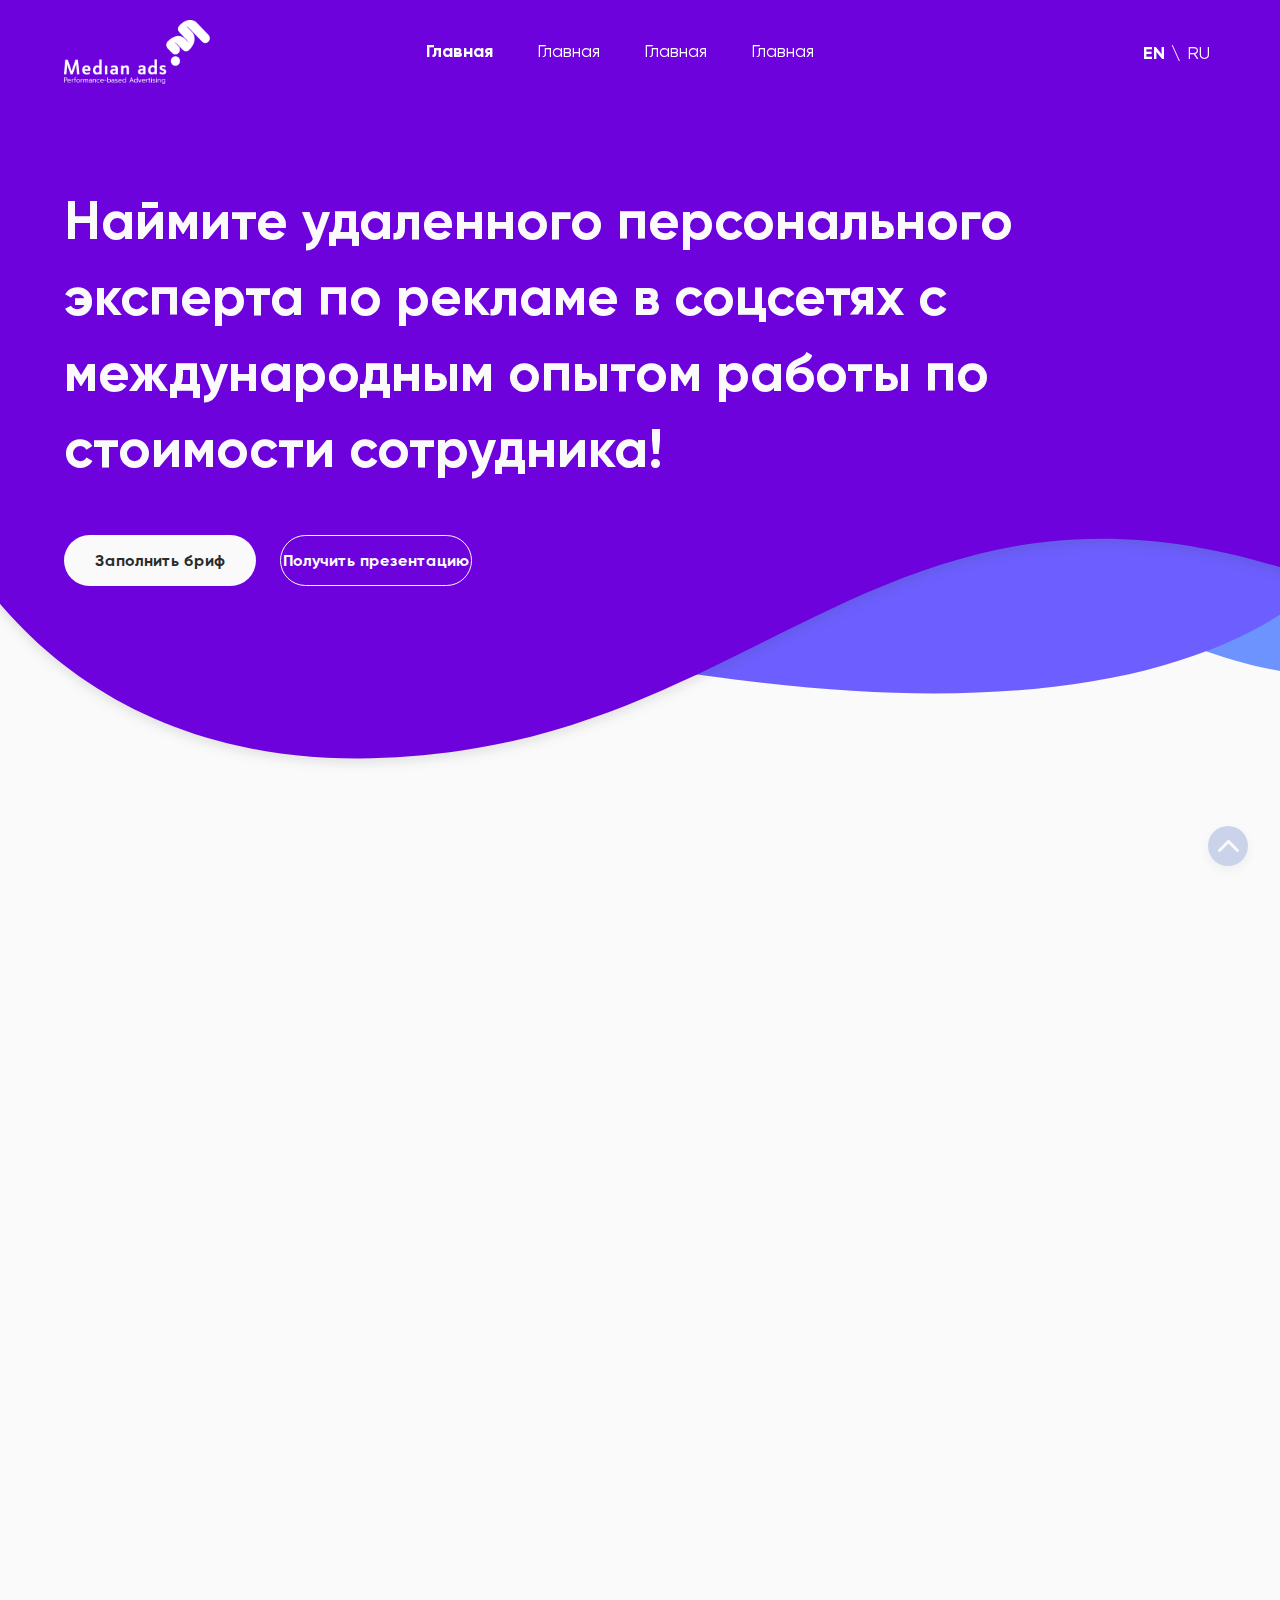
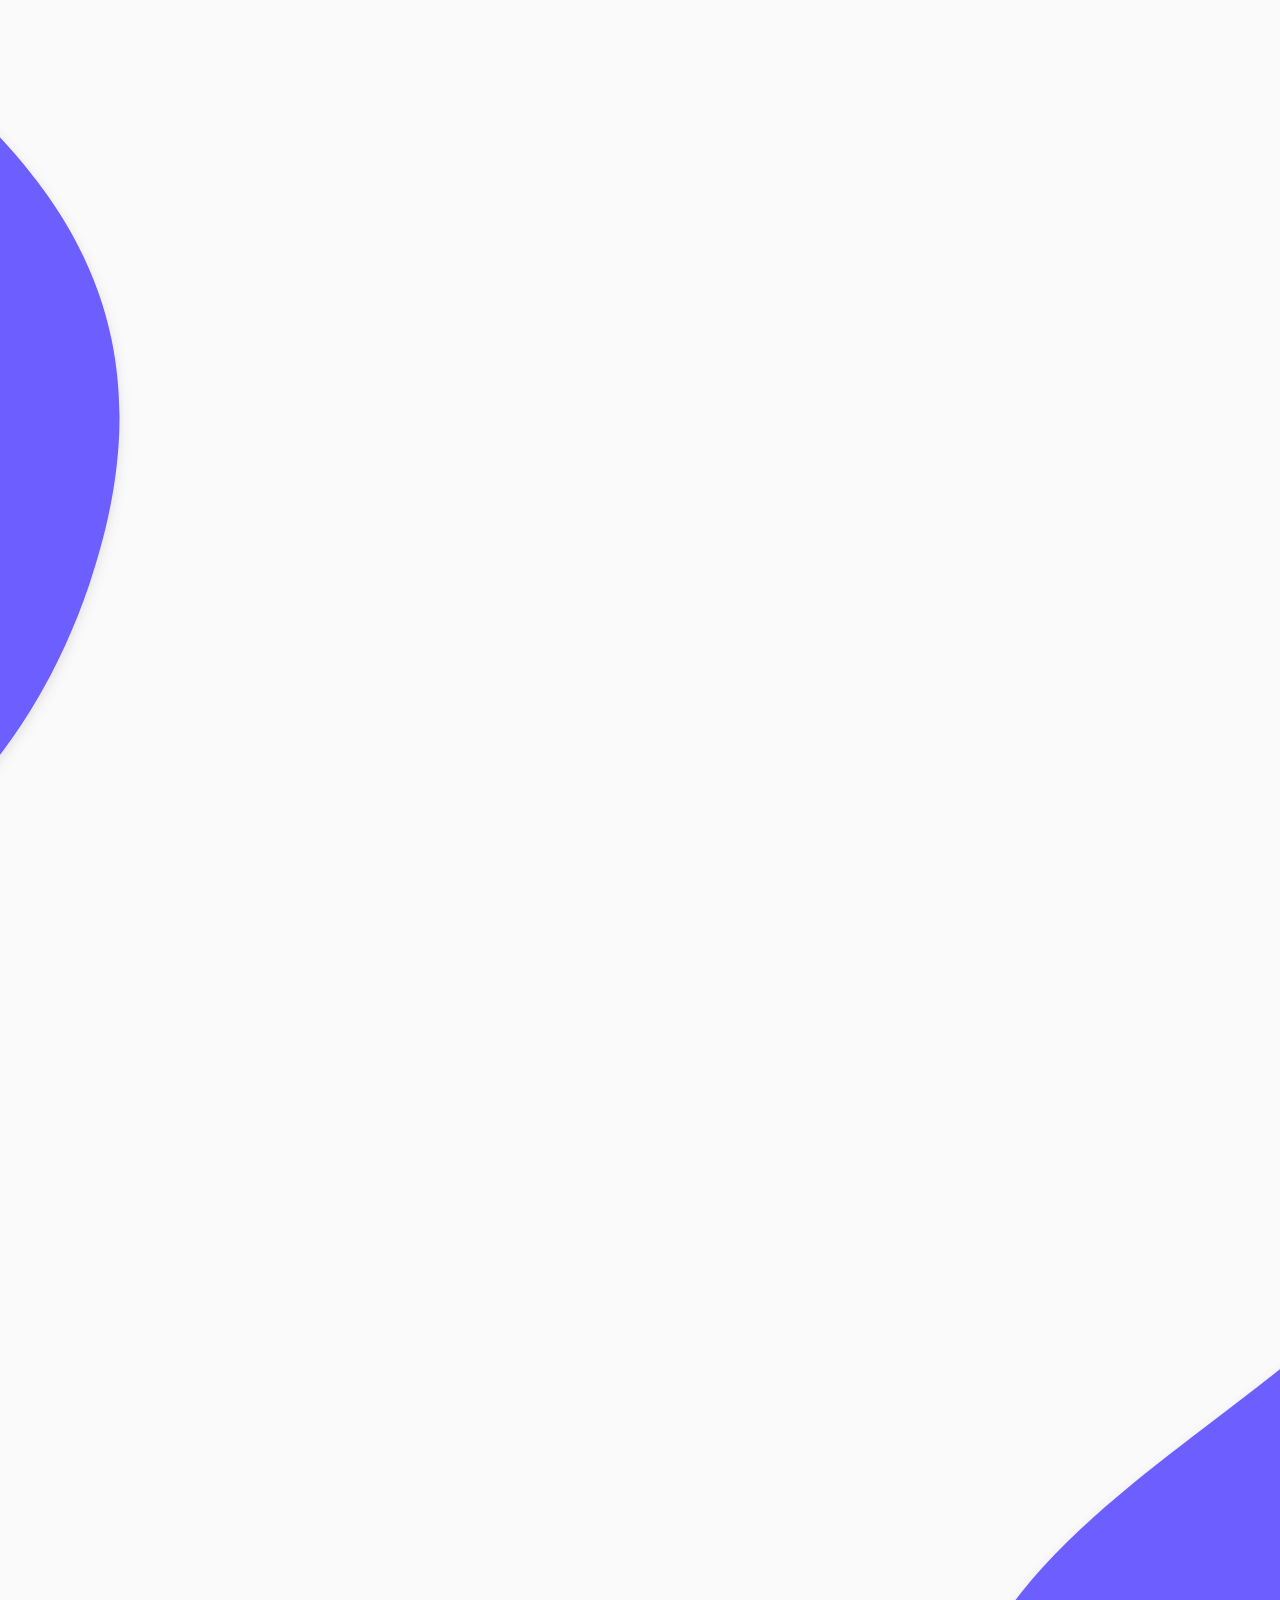
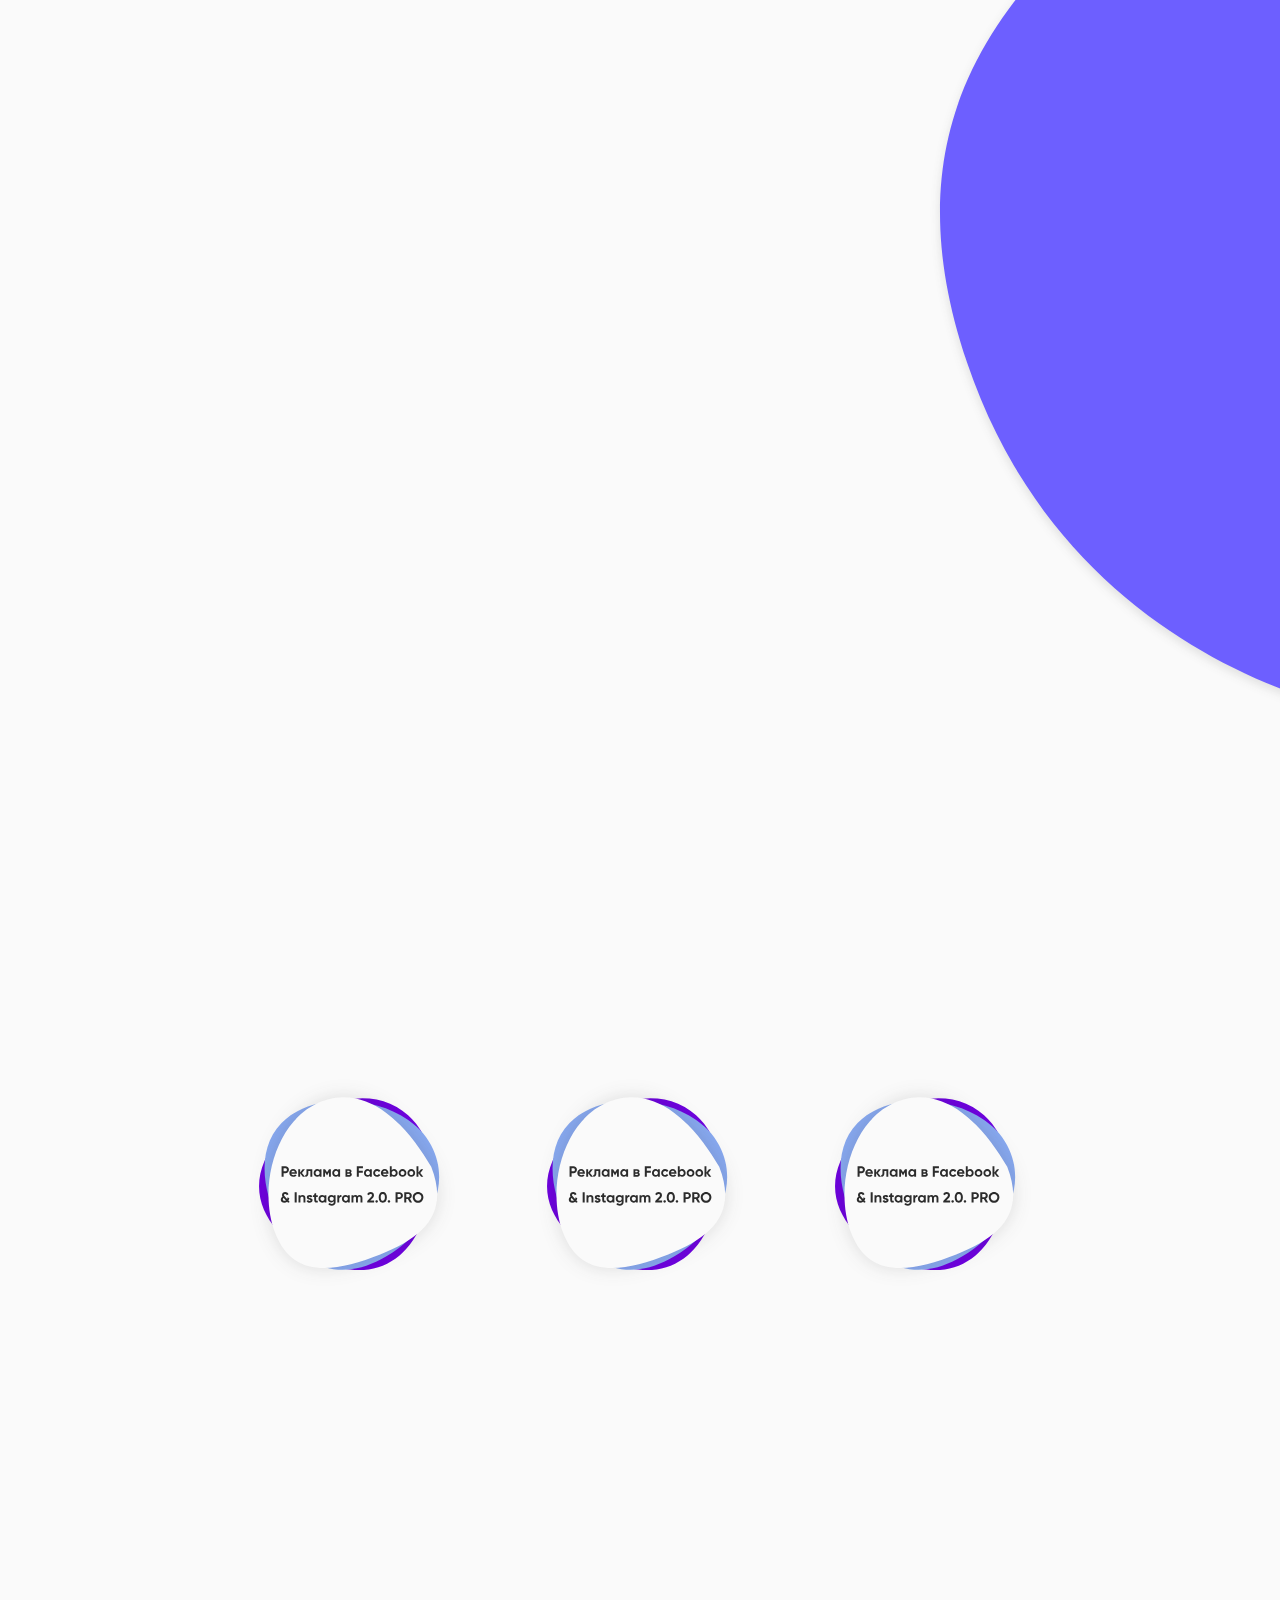
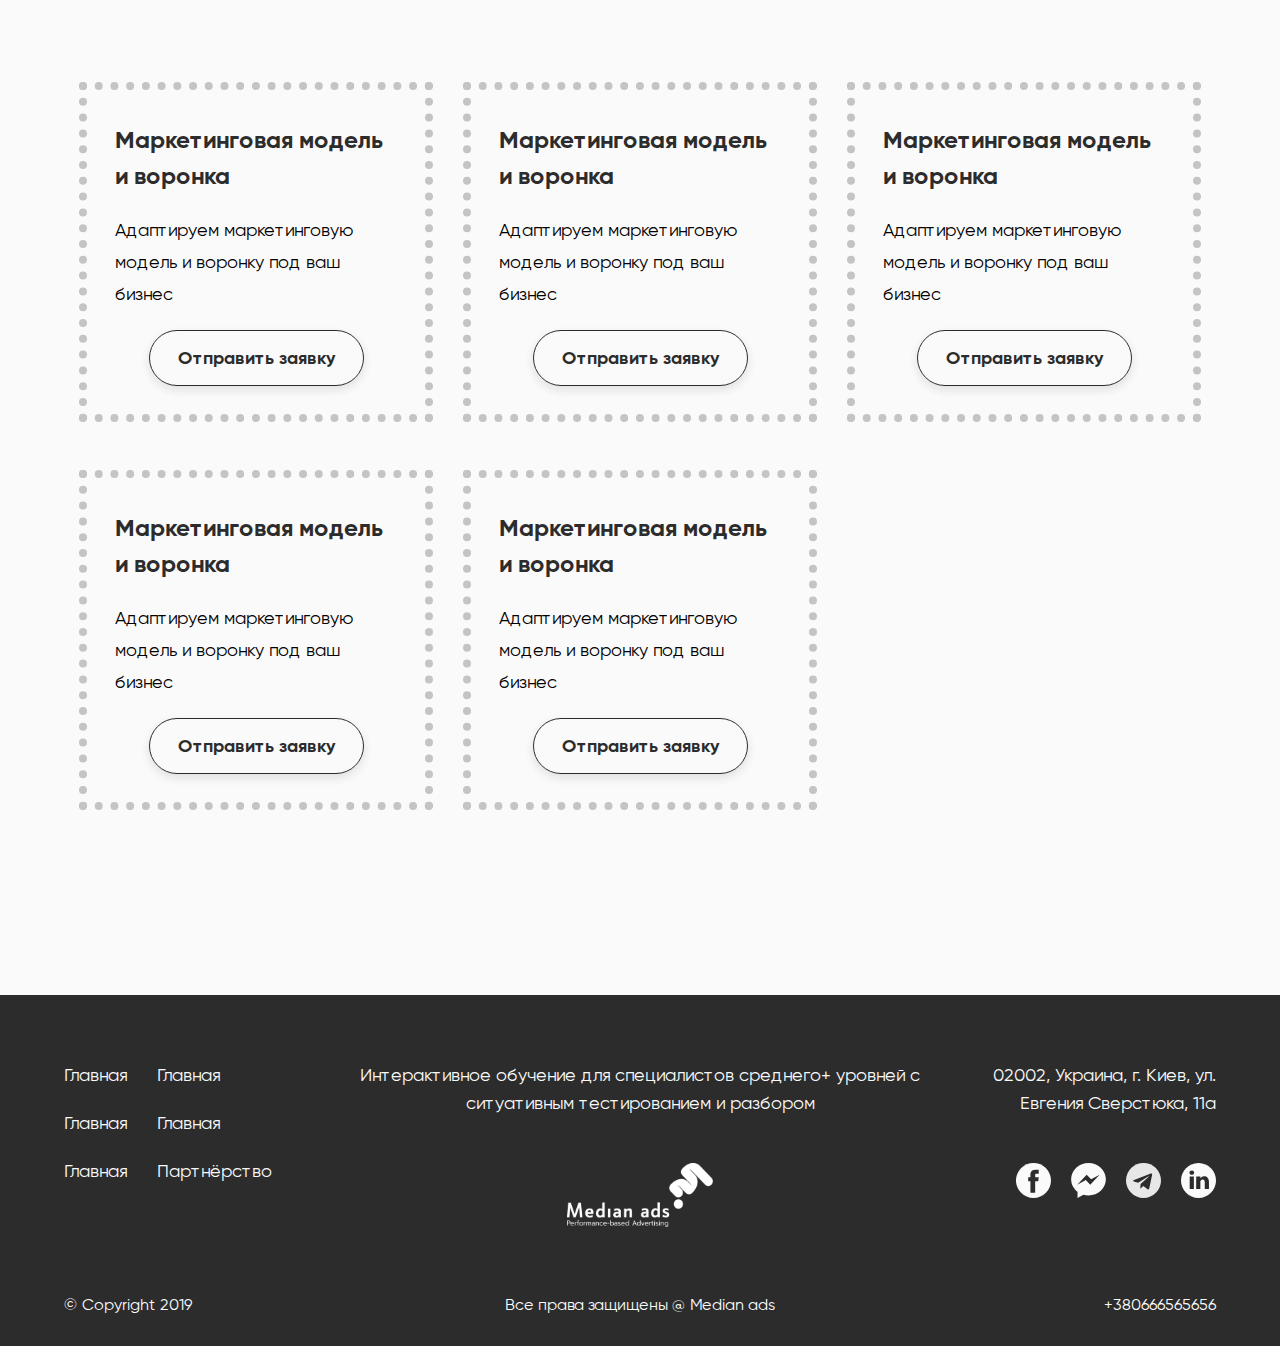
<file: agency.html>
<!doctype html>
<html lang="en">

<head>
    <!-- Global site tag (gtag.js) - Google Analytics -->

    <!-- Required meta tags -->
    <meta charset="utf-8">
    <meta name="viewport" content="width=device-width, initial-scale=1, shrink-to-fit=no">

    <meta name="description" content="">
    <meta name="keywords" content="">

    <!-- Bootstrap CSS -->
    <link rel="stylesheet" href="https://stackpath.bootstrapcdn.com/bootstrap/4.3.1/css/bootstrap.min.css" integrity="sha384-ggOyR0iXCbMQv3Xipma34MD+dH/1fQ784/j6cY/iJTQUOhcWr7x9JvoRxT2MZw1T" crossorigin="anonymous">
    <link rel="stylesheet" href="./css/style.css">
    <link rel="stylesheet" href="./css/slick.css">
    <link rel="stylesheet" href="./css/slick-theme.css">
    <link rel="stylesheet" href="./css/animate.css">
    <link rel="shortcut icon" href="https://median-ads.com/wp-content/themes/eduma/images/favicon.png" type="image/png">

    <title>Median</title>
</head>

<body id="header" class="body">
    <header id="menuToggle" class="m__hide fixed-top menu-toggle">
        <nav>
            <div class="container-fluid px-body">
                <div class="row header no-gutters justify-content-between">
                    <div class="col-2">
                        <a href="#">
                            <img id="navbar-logo" src="./img/logo-navbar.svg"></a>
                    </div>
                    <div class="col-8 align-self-center text-center">
                        <a class="navbar-links active-page" href="#">Главная</a>
                        <a class="navbar-links" href="#">Главная</a>
                        <a class="navbar-links" href="#">Главная</a>
                        <a class="navbar-links" href="#">Главная</a>
                    </div>
                    <div class="col-2 align-self-center text-right">
                        <div class="lang-switch">
                            <form action="" method="post">
                                <button class="active-language" name="lang" value="en">en</button>\<button name="lang" value="ru">ru</button>
                            </form>
                        </div>
                    </div>
                </div>
            </div>
        </nav>
    </header>

    <div class="fixed__container">
        <a href="#header" class="fixed__item fixed__get-up">
            <img src="./img/scroll-to-top.svg" alt="^">
        </a>
    </div>

    <div class="sidebar-content">
        <div class="sidebar__mobile">
            <div class="container-fluid px-body">
                <div class="row no-gutters header-mobile justify-content-between">
                    <div class="col-4">
                        <a href="#"><img src="./img/navbar-mobile.svg"></a>
                    </div>
                    <div class="col-2 align-self-center">
                        <div class="nav__chrested">
                            <div></div>
                            <div></div>
                            <div></div>
                        </div>
                    </div>
                </div>
                <div class="row no-gutters justify-content-center">
                    <div class="col-12 sidebar-links text-center">
                        <a class="sidebar-links__active">Главная</a>
                        <a>Главная</a>
                        <a>Главная</a>
                        <a>Главная</a>
                    </div>
                    <div class="col-9 sidebar-footer text-center">
                        <a class="sidebar-footer__problem" href="#">Сообщить об проблеме</a>
                        <div class="inline-block inline-block__links">
                            <a href="#"><img src="./img/footer-fb.svg"></a>
                            <a href="#"><img src="./img/footer-message.svg"></a>
                            <a href="#"><img src="./img/footer-telegram.svg"></a>
                            <a href="#"><img src="./img/footer-linked.svg"></a>
                        </div>
                    </div>
                </div>
            </div>
        </div>
    </div>

    <main class="main">
        <section class="info">
            <div class="container-fluid px-body d-lg-none">
                <div class="row no-gutters header-mobile justify-content-between">
                    <div class="col-4">
                        <a href="#"><img src="./img/navbar-mobile.svg"></a>
                    </div>
                    <div class="col-2 align-self-center">
                        <div class="hamburger">
                            <div></div>
                            <div></div>
                            <div></div>
                        </div>
                    </div>
                </div>
            </div>
            <div id="bg-white" class="container-fluid px-body">
                <div class="row no-gutters mt-lg-0 mt-md-5 mt-0">
                    <div class="col-lg-12 text-lg-left text-center mt-lg-0 mt-5">
                        <h1 class="mt-mob mb-xl-5 mb-lg-4 mb-md-5 agency-title wow fadeInLeft" data-wow-duration="1s">Наймите удаленного персонального эксперта по рекламе в соцсетях с международным опытом работы по стоимости сотрудника!</h1>
                    </div>
                    <div class="col-lg-12">
                        <div class="row no-gutters justify-content-start mb-lg-0 mb-5">
                            <div class="col-xl-2 col-lg-3 col-md-8 col-12 mr-lg-4 mr-md-4 mb-lg-5 mb-md-5 mb-3 text-center mx-lg-0 mx-md-auto wow fadeIn" data-wow-duration="1s" data-wow-delay="0.8s">
                                <a class="button-agency agency_header__button" href="#">Заполнить бриф</a>
                            </div>
                            <div class="col-xl-2 col-lg-3 col-md-8 col-12 mx-lg-0 mx-md-auto text-center mb-lg-0 mb-md-5 wow fadeIn" data-wow-duration="1s" data-wow-delay="1s">
                                <a class="button-school agency_header__button" href="#">Получить презентацию</a>
                            </div>
                        </div>
                    </div>
                </div>
                <div class="row mt-15 no-gutters justify-content-end">
                    <div class="col-lg-7 mt-lg-0 mt-md-5">
                        <div class="row no-gutters">
                            <div class="col-lg-7 text-lg-right text-center">
                                <img class="wow fadeInRight" data-wow-duration="1s" data-wow-delay="0.1s" src="./img/certified.svg">
                                <img class="ml-4 wow fadeInRight" data-wow-duration="1s" data-wow-delay="0.3s" src="./img/certified.svg">
                                <img class="ml-4 wow fadeInRight" data-wow-duration="1s" data-wow-delay="0.5s" src="./img/certified.svg">
                            </div>
                            <div class="col-lg-5 text-lg-left text-center">
                                <img class="ml-lg-4 wow fadeInRight" data-wow-duration="1s" data-wow-delay="0.7s" src="./img/certified.svg">
                                <img class="ml-4 wow fadeInRight" data-wow-duration="1s" data-wow-delay="0.9s" src="./img/certified.svg">
                            </div>
                        </div>
                    </div>
                </div>
            </div>
        </section>

        <section class="info-numbers mt-xl-5 mt-lg-5 mt-4">
            <div class="dots-animation m__hide">
                <div class="wow fadeInRight" data-wow-duration="1s"></div>
                <div class="wow fadeInLeft" data-wow-duration="1s" data-wow-delay="0.1s"></div>
                <div class="wow fadeInLeft" data-wow-duration="1s" data-wow-delay="0.2s"></div>
                <div class="wow fadeInLeft" data-wow-duration="1s" data-wow-delay="0.3s"></div>
            </div>
            <div class="container-fluid px-body">
                <div class="row justify-content-center">
                    <div class="col-lg-2 col-6 text-lg-left text-center mb-lg-0 mb-4 wow zoomInLeft" data-wow-duration="1s" data-wow-delay="0.1s">
                        <p>7 лет</p>
                        <span>опыта работы с рекламой
                            в социальных медиа</span>
                    </div>
                    <div class="col-lg-3 col-6 text-lg-left text-center mb-lg-0 mb-4 wow zoomInLeft" data-wow-duration="1s" data-wow-delay="0.5s">
                        <p>90 стран</p>
                        <span>мира, где мы реализовали продвижение</span>
                    </div>
                    <div class="col-lg-3 col-6 pr-lg-5 text-lg-left text-center wow zoomInRight" data-wow-duration="1s" data-wow-delay="0.5s">
                        <p class="m__hide">10,000,000</p>
                        <p class="d-lg-none">10кк</p>
                        <span>посещений ежемесячно - максимальный объем нашего трафика</span>
                    </div>
                    <div class="col-lg-2 col-6 text-lg-left text-center wow zoomInRight" data-wow-duration="1s" data-wow-delay="0.1s">
                        <p>500</p>
                        <span>студентов было выпущенно </span>
                    </div>
                </div>
            </div>
        </section>

        <section class="stages">
            <div class="container-fluid px-body">
                <div class="row">
                    <div class="col-12 text-center wow tada" data-wow-duration="1s" data-wow-delay="0.6s">
                        <h3>Этапы работы</h3>
                    </div>
                </div>
                <div class="row stages-flex">
                    <div class="stages-card__width text-center">
                        <div class="stages-card wow fadeIn" data-wow-duration="1s" data-wow-delay="0.1s">
                            <img class="stages-bg img-fluid" src="./img/agency/01.svg">
                            <p>Получение заполненного брифа</p>
                        </div>
                    </div>
                    <div class="stages-card__width text-center">
                        <div class="stages-card wow fadeIn" data-wow-duration="1s" data-wow-delay="0.3s">
                            <img class="stages-bg img-fluid" src="./img/agency/02.svg">
                            <p>Обсуждение данных в брифе, утверждение целей и KPI</p>
                        </div>
                    </div>
                    <div class="stages-card__width text-center">
                        <div class="stages-card wow fadeIn" data-wow-duration="1s" data-wow-delay="0.5s">
                            <img class="stages-bg img-fluid" src="./img/agency/03.svg">
                            <p>Реклама в Facebook &amp; Instagram 2.0. PRO</p>
                        </div>
                    </div>
                    <div class="stages-card__width text-center">
                        <div class="stages-card wow fadeIn" data-wow-duration="1s" data-wow-delay="0.1s">
                            <img class="stages-bg img-fluid" src="./img/agency/04.svg">
                            <p>Получение заполненного брифа</p>
                        </div>
                    </div>
                    <div class="stages-card__width text-center">
                        <div class="stages-card wow fadeIn" data-wow-duration="1s" data-wow-delay="0.3s">
                            <img class="stages-bg img-fluid" src="./img/agency/05.svg">
                            <p>Реклама в Facebook &amp; Instagram 2.0. PRO</p>
                        </div>
                    </div>
                    <div class="stages-card__width text-center">
                        <div class="stages-card wow fadeIn" data-wow-duration="1s" data-wow-delay="0.5s">
                            <img class="stages-bg img-fluid" src="./img/agency/06.svg">
                            <p>Реклама в Facebook &amp; Instagram 2.0. PRO</p>
                        </div>
                    </div>
                    <div class="stages-card__width text-center">
                        <div class="stages-card wow fadeIn" data-wow-duration="1s" data-wow-delay="0.1s">
                            <img class="stages-bg img-fluid" src="./img/agency/07.svg">
                            <p>Реклама в Facebook &amp; Instagram 2.0. PRO</p>
                        </div>
                    </div>
                    <div class="stages-card__width text-center">
                        <div class="stages-card wow fadeIn" data-wow-duration="1s" data-wow-delay="0.3s">
                            <img class="stages-bg img-fluid" src="./img/agency/08.svg">
                            <p>Реклама в Facebook &amp; Instagram 2.0. PRO</p>
                        </div>
                    </div>
                    <div class="stages-card__width text-center">
                        <div class="stages-card wow fadeIn" data-wow-duration="1s" data-wow-delay="0.5s">
                            <img class="stages-bg img-fluid" src="./img/agency/09.svg">
                            <p>Получение заполненного брифа</p>
                        </div>
                    </div>
                </div>
            </div>
        </section>

        <section class="breef position-relative">
            <div class="container-fluid px-body">
                <div class="row no-gutters mb-15 m__hide">
                    <div class="col-lg-7 wow tada" data-wow-duration="1s">
                        <div class="agency-bg-circle breef-circle"></div>
                        <h2>Ознакомиться с услугами агентства:</h2>
                    </div>
                    <div class="col-lg-5">
                        <div class="row no-gutters justify-content-around">
                            <div class="col-lg-5 wow fadeIn" data-wow-duration="1s" data-wow-delay="0.1s">
                                <a href="#" class="agency-button">Связаться с нами</a>
                            </div>
                            <div class="col-lg-5 wow fadeIn" data-wow-duration="1s" data-wow-delay="0.4s">
                                <a href="#" class="agency-button agency-button__white">Связаться с нами</a>
                            </div>
                        </div>
                    </div>
                </div>
                <div class="row d-lg-none breef-mobile__buttons justify-content-center no-gutters">
                    <div class="col-12">
                        <p class="px-4">Ознакомиться с услугами агенства:</p>
                    </div>
                    <div class="row no-gutters justify-content-center">
                        <div class="col-10"><a href="#">Подробнее</a></div>
                        <div class="col-10"><a class="mobile__buttons-bottom" href="#">Связаться с нами</a></div>
                    </div>
                </div>
            </div>
            <div class="container-fluid mt-15 pb-10 px-0">
                <div class="row no-gutters pl-breef justify-content-between">
                    <div class="col-lg-6 order-lg-2 wow fadeInRight" data-wow-duration="1s" data-wow-delay="0.1s">
                        <h2 class="breef-title d-lg-none mb-4">Заполните бриф</h2>
                        <div class="breef-bg"></div>
                    </div>
                    <div class="col-lg-5 order-lg-1 my-auto">
                        <h2 class="breef-title m__hide wow tada mb-4" data-wow-duration="1s">Заполните бриф</h2>
                        <p class="breef-text wow fadeInLeft" data-wow-duration="1s" data-wow-delay="0.4s">Чтобы верно определить ваши нужды и предложить оптимальный путь к целям, нам необходимо вникнуть в особенности вашего бизнеса. Бриф составлен в форме коротких вопросов. Заполнение займет не более 10 минут. После обработки ответов мы свяжемся с вами для предметного обсуждения.<br><br>
                            Пожалуйста, обратите внимание, сейчас мы берем в работу только проекты с месячным рекламным бюджетом от $2,000.</p>
                        <div class="row no-gutters justify-content-start">
                            <div class="col-lg-6 col-8 text-center mx-lg-0 mx-auto wow fadeIn" data-wow-duration="1s" data-wow-delay="0.6s">
                                <a href="#" class="breef-button">Заполнить Бриф
                                </a>
                            </div>
                        </div>
                    </div>
                </div>

                <div class="dots-animation dots-animation__breef m__hide">
                    <div class="wow fadeInRight" data-wow-duration="1s"></div>
                    <div class="wow fadeInRight" data-wow-duration="1s" data-wow-delay="0.1s"></div>
                    <div class="wow fadeInRight" data-wow-duration="1s" data-wow-delay="0.2s"></div>
                    <div class="wow fadeInRight" data-wow-duration="1s" data-wow-delay="0.3s"></div>
                    <div class="wow fadeInRight" data-wow-duration="1s" data-wow-delay="0.4s"></div>
                    <div class="wow fadeInRight" data-wow-duration="1s" data-wow-delay="0.5s"></div>
                    <div class="wow fadeInRight" data-wow-duration="1s" data-wow-delay="0.6s"></div>
                    <div class="wow fadeInRight" data-wow-duration="1s" data-wow-delay="0.7s"></div>
                    <div class="wow fadeInRight" data-wow-duration="1s" data-wow-delay="0.8s"></div>
                    <div class="wow fadeInRight" data-wow-duration="1s" data-wow-delay="0.9s"></div>
                    <div class="wow fadeInRight ipad-hide" data-wow-duration="1s" data-wow-delay="1s"></div>
                    <div class="wow fadeInRight ipad-hide" data-wow-duration="1s" data-wow-delay="1.1s"></div>
                    <div class="wow fadeInRight ipad-hide" data-wow-duration="1s" data-wow-delay="1.2s"></div>
                </div>
            </div>

            <div class="container-fluid mt-25 px-body">
                <div class="row">
                    <div class="col-lg-12 wow tada" data-wow-duration="1s">
                        <div class="agency-bg-circle circle-breef"></div>
                        <h2 class="breef-circle-text">Персональные консультации</h2>
                    </div>
                </div>
            </div>
        </section>

        <section class="marketing">
            <div class="container-fluid mt-15 px-body">
                <div class="row no-gutters justify-content-center">
                    <div class="col-lg-3 school-hover">
                        <div class="school-card">
                            <div class="school-card__image">
                                <div class="school-card__wrp">
                                    <img class="school-main__image" src="./img/agency/marketing.svg">
                                    <a class="hover-button" href="index.html">Обсудить</a>
                                </div>
                            </div>
                        </div>
                    </div>
                    <div class="col-lg-3 school-hover">
                        <div class="school-card">
                            <div class="school-card__image">
                                <div class="school-card__wrp">
                                    <img class="school-main__image" src="./img/agency/marketing.svg">
                                    <a class="hover-button" href="#">Обсудить</a>
                                </div>
                            </div>
                        </div>
                    </div>
                    <div class="col-lg-3 school-hover">
                        <div class="school-card">
                            <div class="school-card__image">
                                <div class="school-card__wrp">
                                    <img class="school-main__image" src="./img/agency/marketing.svg">
                                    <a class="hover-button" href="#">Обсудить</a>
                                </div>
                            </div>
                        </div>
                    </div>
                </div>
            </div>


            <div class="container-fluid overflow">
                <div class="row no-gutters justify-content-end py-5 px-body">
                    <div class="col-12 text-lg-right pt-lg-0 pt-5 wow tada" data-wow-duration="1s">
                        <div class="training-bg-circle individual-circle"></div>
                        <h2 class="individual-text">Заказать индивидуальную разработку</h2>
                    </div>
                </div>

                <!--                DESKTOP CARDS-->
                <div class="row m__hide px-body mt-15">
                    <div class="col-lg-4 mb-lg-5">
                        <div class="individual-card">
                            <h5>Маркетинговая модель и воронка</h5>
                            <p>Адаптируем маркетинговую модель и воронку под ваш бизнес</p>
                            <button>Отправить заявку</button>
                        </div>
                    </div>
                    <div class="col-lg-4 mb-lg-5">
                        <div class="individual-card">
                            <h5>Маркетинговая модель и воронка</h5>
                            <p>Адаптируем маркетинговую модель и воронку под ваш бизнес</p>
                            <button>Отправить заявку</button>
                        </div>
                    </div>
                    <div class="col-lg-4 mb-lg-5">
                        <div class="individual-card">
                            <h5>Маркетинговая модель и воронка</h5>
                            <p>Адаптируем маркетинговую модель и воронку под ваш бизнес</p>
                            <button>Отправить заявку</button>
                        </div>
                    </div>
                    <div class="col-lg-4 mb-lg-5">
                        <div class="individual-card">
                            <h5>Маркетинговая модель и воронка</h5>
                            <p>Адаптируем маркетинговую модель и воронку под ваш бизнес</p>
                            <button>Отправить заявку</button>
                        </div>
                    </div>
                    <div class="col-lg-4 mb-lg-5">
                        <div class="individual-card">
                            <h5>Маркетинговая модель и воронка</h5>
                            <p>Адаптируем маркетинговую модель и воронку под ваш бизнес</p>
                            <button>Отправить заявку</button>
                        </div>
                    </div>
                </div>

                <!--                MOBILE CARDS-->

                <div class="row mt-4 individual-card__slider d-lg-none">
                    <div>
                        <div class="col-12 px-body text-center">
                            <div class="individual-card">
                                <h5>Маркетинговая модель и воронка</h5>
                                <p>Адаптируем маркетинговую модель и воронку под ваш бизнес</p>
                                <button>Отправить заявку</button>
                            </div>
                        </div>
                    </div>
                    <div>
                        <div class="col-12 px-body text-center">
                            <div class="individual-card">
                                <h5>Маркетинговая модель и воронка</h5>
                                <p>Адаптируем маркетинговую модель и воронку под ваш бизнес</p>
                                <button>Отправить заявку</button>
                            </div>
                        </div>
                    </div>
                    <div>
                        <div class="col-12 px-body text-center">
                            <div class="individual-card">
                                <h5>Маркетинговая модель и воронка</h5>
                                <p>Адаптируем маркетинговую модель и воронку под ваш бизнес</p>
                                <button>Отправить заявку</button>
                            </div>
                        </div>
                    </div>
                </div>
            </div>
        </section>
    </main>

    <footer class="footer">
        <div class="container-fluid px-body">
            <div class="row no-gutters justify-content-between">
                <div class="col-xl-3 col-lg-4 text-lg-left text-center">
                    <div class="footer-nav mr-lg-0 mr-5">
                        <a href="#">Главная</a>
                        <a href="#">Главная</a>
                        <a href="#">Главная</a>
                    </div>
                    <div class="footer-nav">
                        <a href="#">Главная</a>
                        <a href="#">Главная</a>
                        <a href="#">Партнёрство</a>
                    </div>
                </div>
                <div class="col-xl-6 col-lg-4 mb-lg-0 mb-5 text-center">
                    <p>Интерактивное обучение для специалистов среднего+ уровней с ситуативным тестированием и разбором</p>
                    <a href="index.html">
                        <img src="./img/logo-navbar.svg"></a>
                </div>
                <div class="col-xl-3 col-lg-4 text-lg-right text-center">
                    <a class="map-link" href="https://goo.gl/maps/PZv8TRpfTt218DYn9" target="_blank">02002, Украина, г. Киев, ул.<br>Евгения Сверстюка, 11а</a>
                    <div class="inline-block">
                        <a href="#">
                            <img src="./img/footer-fb.svg"></a>
                        <a href="#"><img class="ml-3" src="./img/footer-message.svg"></a>
                        <a href="#"><img class="ml-3" src="./img/footer-telegram.svg"></a>
                        <a href="#"><img class="ml-3" src="./img/footer-linked.svg"></a>
                    </div>
                </div>
            </div>
            <div class="row no-gutters footer-copyright justify-content-between">
                <div class="col-2 m__hide">&#169; Copyright 2019</div>
                <div class="col-lg-4 text-center">Все права защищены <a href="index.html">&#64; Median ads</a></div>
                <div class="col-2 m__hide text-lg-right"><a href="tel:+380666565656">+380666565656</a></div>
            </div>
        </div>
    </footer>

    <!-- Optional JavaScript 
    <!-- jQuery first, then Popper.js, then Bootstrap JS -->
    <script src="./js/jquery-3.3.1.min.js"></script>
    <script src="https://cdnjs.cloudflare.com/ajax/libs/popper.js/1.14.7/umd/popper.min.js" integrity="sha384-UO2eT0CpHqdSJQ6hJty5KVphtPhzWj9WO1clHTMGa3JDZwrnQq4sF86dIHNDz0W1" crossorigin="anonymous"></script>
    <script src="https://stackpath.bootstrapcdn.com/bootstrap/4.3.1/js/bootstrap.min.js" integrity="sha384-JjSmVgyd0p3pXB1rRibZUAYoIIy6OrQ6VrjIEaFf/nJGzIxFDsf4x0xIM+B07jRM" crossorigin="anonymous"></script>
    <script src="./js/main.js"></script>
    <script src="./js/slick.min.js"></script>
    <script src="js/wow.min.js"></script>
    <script>
        var wow = new WOW({
            boxClass: 'wow', // animated element css class (default is wow)
            animateClass: 'animated', // animation css class (default is animated)
            offset: 50, // distance to the element when triggering the animation (default is 0)
            mobile: true, // trigger animations on mobile devices (default is true)
            live: true, // act on asynchronously loaded content (default is true)
            callback: function(box) {
                // the callback is fired every time an animation is started
                // the argument that is passed in is the DOM node being animated
            },
            scrollContainer: null // optional scroll container selector, otherwise use window
        });
        wow.init();


        $('.school-hover').mouseenter(function(el) {
            var rect = el.target.getBoundingClientRect();
            var x = el.clientX - rect.left;
            var width = $(this).width();
            var middle = width / 2;
            // console.log('x: ', x, 'width: ', width, 'middle: ', middle);
            if (x <= middle) {
                $(this).find(".school-card").find(".school-card__image").find(".school-card__wrp").find(
                    ".school-main__image").addClass("course-right");

            } else {
                $(this).find(".school-card").find(".school-card__image").find(".school-card__wrp").find(
                    ".school-main__image").addClass("course-left");
            }

        }).mouseleave(function(el) {
            $(this).find(".school-card").find(".school-card__image").find(".school-card__wrp").find(
                ".school-main__image").removeClass("course-left").removeClass("course-right");
        })

        $(document).click(function(event) {

            if (!$(event.target).closest(".school-hover").length) {
                $("body").find(".school-main__image").removeClass("course-left").removeClass("course-right");
            }
        });

        $('.school-card').hover(function() {
            //ne click  
            $('.hover-button').css("pointer-events", "none");
            setInterval(function() {
                $('.hover-button').css("pointer-events", "auto");
            }, 1000);
        });
    </script>

    <script>
        var lastScrollTop = 5;
        document.getElementById("menuToggle").classList.remove("hided");
        $(window).on('scroll', function() {
            st = $(this).scrollTop();
            if (st < lastScrollTop) {
                document.getElementById("menuToggle").classList.remove("hided");
            } else {
                document.getElementById("menuToggle").classList.add("hided");
            }
            lastScrollTop = st;
        });
    </script>

    <script>
        $(window).scroll(function() {
            var scroll = $(window).scrollTop();
            var objectSelect = $("#bg-white");
            var objectPosition = objectSelect.offset().top;
            if (scroll > objectPosition) {
                $(".menu-toggle").addClass("change");
                $(".navbar-links").addClass("navbar-links-change");
                $(".lang-switch").addClass("lang-switch-change");
                $("#navbar-logo").attr("src", "./img/logo-navbar-black.svg");
            } else {
                $(".menu-toggle").removeClass("change");
                $(".navbar-links").removeClass("navbar-links-change");
                $(".lang-switch").removeClass("lang-switch-change");
                $("#navbar-logo").attr("src", "./img/logo-navbar.svg");
            }
        });
    </script>

    <script>
        $(document).ready(function() {
            $('.individual-card__slider').slick({
                infinite: true,
                slidesToShow: 1,
                slidesToScroll: 1,
                autoplay: false,
                pauseOnHover: false,
                autoplaySpeed: 5000,
                speed: 800,
                touchMove: true,
                //swipeToSlide: true,
                draggable: true,
                arrows: false,
                responsive: [{
                    breakpoint: 1024,
                    settings: {
                        dots: true
                    }
                }]
            });
        });
    </script>
</body>

</html>
</file>
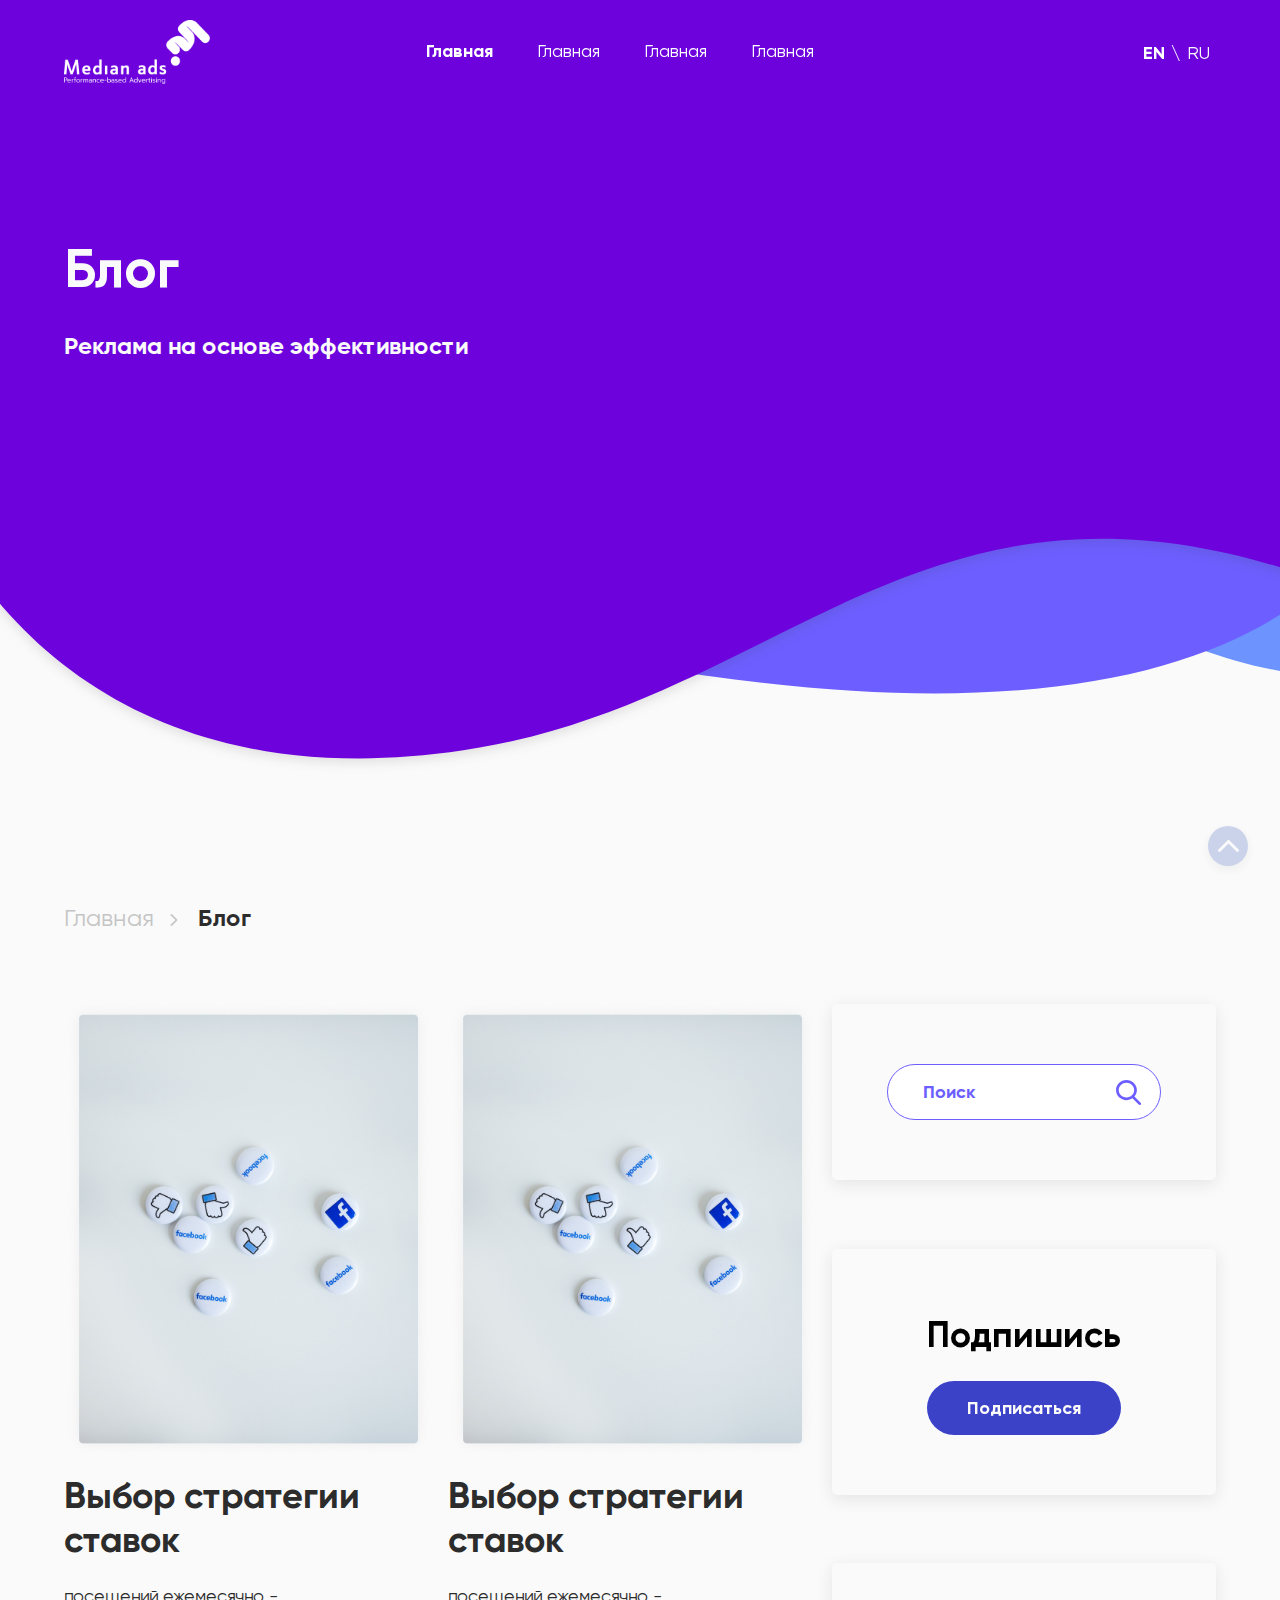
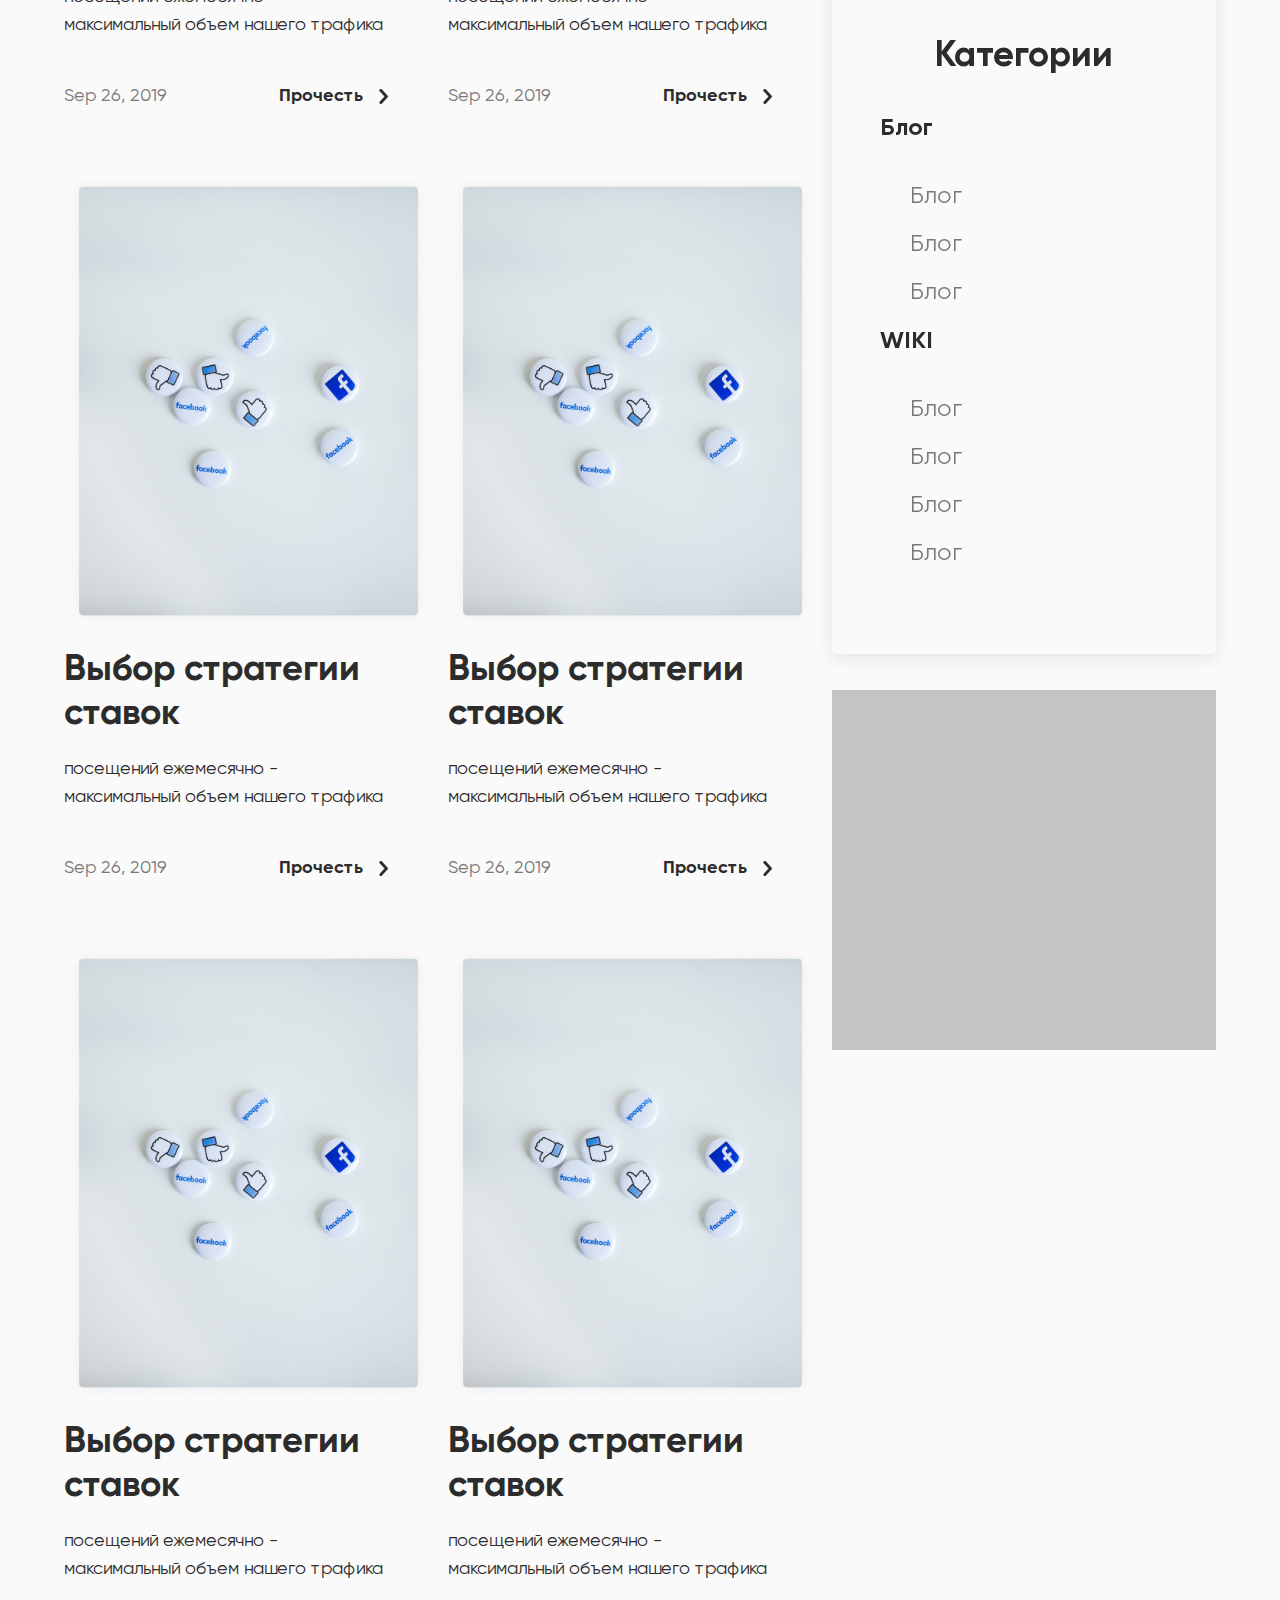
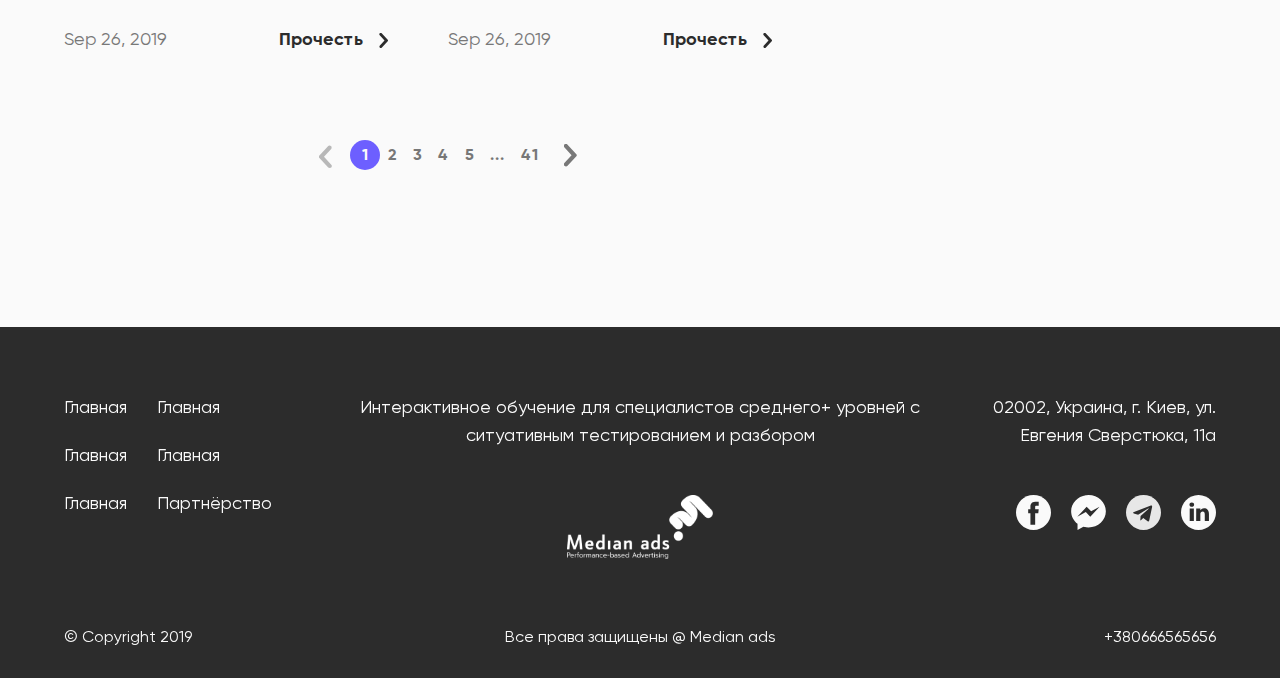
<file: blog.html>
<!doctype html>
<html lang="en">

<head>
    <!-- Global site tag (gtag.js) - Google Analytics -->

    <!-- Required meta tags -->
    <meta charset="utf-8">
    <meta name="viewport" content="width=device-width, initial-scale=1, shrink-to-fit=no">

    <meta name="description" content="">
    <meta name="keywords" content="">

    <!-- Bootstrap CSS -->
    <link rel="stylesheet" href="https://stackpath.bootstrapcdn.com/bootstrap/4.3.1/css/bootstrap.min.css" integrity="sha384-ggOyR0iXCbMQv3Xipma34MD+dH/1fQ784/j6cY/iJTQUOhcWr7x9JvoRxT2MZw1T" crossorigin="anonymous">
    <link rel="stylesheet" href="./css/style.css">
    <link rel="shortcut icon" href="img/favicon.png" type="image/png">

    <title>Median-blog</title>
</head>

<body id="header" class="body">
    <header id="menuToggle" class="m__hide fixed-top menu-toggle">
        <nav>
            <div class="container-fluid px-body">
                <div class="row header no-gutters justify-content-between">
                    <div class="col-2">
                        <a href="#">
                            <img id="navbar-logo" src="./img/logo-navbar.svg"></a>
                    </div>
                    <div class="col-8 align-self-center text-center">
                        <a class="navbar-links active-page" href="#">Главная</a>
                        <a class="navbar-links" href="#">Главная</a>
                        <a class="navbar-links" href="#">Главная</a>
                        <a class="navbar-links" href="#">Главная</a>
                    </div>
                    <div class="col-2 align-self-center text-right">
                        <div class="lang-switch">
                            <form action="" method="post">
                                <button class="active-language" name="lang" value="en">en</button>\<button name="lang" value="ru">ru</button>
                            </form>
                        </div>
                    </div>
                </div>
            </div>
        </nav>
    </header>

    <div class="fixed__container">
        <a href="#header" class="fixed__item fixed__get-up">
            <img src="./img/scroll-to-top.svg" alt="^">
        </a>
    </div>

    <div class="sidebar-content">
        <div class="sidebar__mobile">
            <div class="container-fluid px-body">
                <div class="row no-gutters header-mobile justify-content-between">
                    <div class="col-4">
                        <a href="#"><img src="./img/navbar-mobile.svg"></a>
                    </div>
                    <div class="col-2 align-self-center">
                        <div class="nav__chrested">
                            <div></div>
                            <div></div>
                            <div></div>
                        </div>
                    </div>
                </div>
                <div class="row no-gutters justify-content-center">
                    <div class="col-12 sidebar-links text-center">
                        <a class="sidebar-links__active">Главная</a>
                        <a>Главная</a>
                        <a>Главная</a>
                        <a>Главная</a>
                    </div>
                    <div class="col-9 sidebar-footer text-center">
                        <a class="sidebar-footer__problem" href="#">Сообщить об проблеме</a>
                        <div class="inline-block inline-block__links">
                            <a href="#"><img src="./img/footer-fb.svg"></a>
                            <a href="#"><img src="./img/footer-message.svg"></a>
                            <a href="#"><img src="./img/footer-telegram.svg"></a>
                            <a href="#"><img src="./img/footer-linked.svg"></a>
                        </div>
                    </div>
                </div>
            </div>
        </div>
    </div>

    <div class="container-fluid px-body">
        <div class="row no-gutters">
            <div class="col-lg-8">


            </div>

            <div class="col-lg-4"></div>
        </div>
    </div>

    <main class="main">
        <section class="blog-page">
            <div class="container-fluid px-body d-lg-none">
                <div class="row no-gutters header-mobile justify-content-between">
                    <div class="col-4">
                        <a href="#"><img src="./img/navbar-mobile.svg"></a>
                    </div>
                    <div class="col-2 align-self-center">
                        <div class="hamburger">
                            <div></div>
                            <div></div>
                            <div></div>
                        </div>
                    </div>
                </div>
            </div>
            <div id="bg-white" class="container-fluid px-body">
                <div class="row no-gutters">
                    <div class="col-lg-12 col-xl-10 text-lg-left text-center mt-md-0 mt-5">
                        <h1 class="mt-lg-5 wow fadeInLeft" data-wow-duration="1s">Блог</h1>
                    </div>
                    <div class="col-lg-6 text-lg-left text-center pb-xl-0 pb-lg-5 pb-0 wow fadeInLeft" data-wow-duration="1s" data-wow-delay="0.5s">
                        <p>Реклама на основе эффективности</p>
                    </div>
                    <div class="col-12 d-lg-none my-5">
                        <a class="blog-page-button" href="#">Подписаться</a>
                    </div>
                </div>
            </div>
        </section>


        <section class="blog-wrapper">
            <div class="row no-gutters px-body">
                <div class="col-12 blog-links">
                    <a href="index.html">Главная<img class="mx-3" src="./img/blog/blog-arrow.svg"></a>
                    <a class="active-blog-page" href="#">Блог</a>
                    <div class="row no-gutters d-lg-none">
                        <form class="search-bar search-bar__mobile" action="">
                            <input type="text" placeholder="Поиск">
                            <button type="submit">
                                <img src="./img/blog/button-search.svg">
                            </button>
                        </form>
                        <button class="category-button" type="button" data-toggle="collapse" data-target="#collapseCategory" aria-expanded="false" aria-controls="collapseCategory">
                            Категории<img class="align-self-center" src="./img/blog/button-category.svg">
                        </button>

                        <div class="collapse w-100" id="collapseCategory">
                            <div class="card card-body">
                                <div class="blog-category blog-category-mobile">
                                    <h3 class="text-center">Категории</h3>
                                    <h4>Блог</h4>
                                    <ul>
                                        <li><a href="#">Блог</a></li>
                                        <li><a href="#">Блог</a></li>
                                        <li><a href="#">Блог</a></li>
                                    </ul>
                                    <h4>WIKI</h4>
                                    <ul>
                                        <li><a href="#">Блог</a></li>
                                        <li><a href="#">Блог</a></li>
                                        <li><a href="#">Блог</a></li>
                                        <li><a href="#">Блог</a></li>
                                    </ul>
                                </div>
                            </div>
                        </div>
                    </div>
                </div>
            </div>
        </section>
    </main>

    <div class="container-fluid px-body">
        <div class="row no-gutters mt-lg-0 mt-4">
            <div class="col-lg-8 blog-news mt-0">
                <div class="row no-gutters">
                    <div class="blog-news__item-w">
                        <div class="news-item__image">
                        </div>
                        <h4>Выбор стратегии ставок</h4>
                        <p>посещений ежемесячно - максимальный объем нашего трафика</p>
                        <div class="row no-gutters">
                            <div class="col-lg-7 col-md-9 col-7">
                                <span>Sep 26, 2019</span>
                            </div>
                            <div class="col-lg-5 col-md-3 col-5">
                                <a href="#">Прочесть<img class="pl-3" src="./img/item-arrow.svg"></a>
                            </div>
                        </div>
                    </div>
                    <div class="blog-news__item-w">
                        <div class="news-item__image">
                        </div>
                        <h4>Выбор стратегии ставок</h4>
                        <p>посещений ежемесячно - максимальный объем нашего трафика</p>
                        <div class="row no-gutters">
                            <div class="col-lg-7 col-md-9 col-7">
                                <span>Sep 26, 2019</span>
                            </div>
                            <div class="col-lg-5 col-md-3 col-5">
                                <a href="#">Прочесть<img class="pl-3" src="./img/item-arrow.svg"></a>
                            </div>
                        </div>
                    </div>
                    <div class="blog-news__item-w">
                        <div class="news-item__image">
                        </div>
                        <h4>Выбор стратегии ставок</h4>
                        <p>посещений ежемесячно - максимальный объем нашего трафика</p>
                        <div class="row no-gutters">
                            <div class="col-lg-7 col-md-9 col-7">
                                <span>Sep 26, 2019</span>
                            </div>
                            <div class="col-lg-5 col-md-3 col-5">
                                <a href="#">Прочесть<img class="pl-3" src="./img/item-arrow.svg"></a>
                            </div>
                        </div>
                    </div>
                    <div class="blog-news__item-w">
                        <div class="news-item__image">
                        </div>
                        <h4>Выбор стратегии ставок</h4>
                        <p>посещений ежемесячно - максимальный объем нашего трафика</p>
                        <div class="row no-gutters">
                            <div class="col-lg-7 col-md-9 col-7">
                                <span>Sep 26, 2019</span>
                            </div>
                            <div class="col-lg-5 col-md-3 col-5">
                                <a href="#">Прочесть<img class="pl-3" src="./img/item-arrow.svg"></a>
                            </div>
                        </div>
                    </div>
                    <div class="blog-news__item-w">
                        <div class="news-item__image">
                        </div>
                        <h4>Выбор стратегии ставок</h4>
                        <p>посещений ежемесячно - максимальный объем нашего трафика</p>
                        <div class="row no-gutters">
                            <div class="col-lg-7 col-md-9 col-7">
                                <span>Sep 26, 2019</span>
                            </div>
                            <div class="col-lg-5 col-md-3 col-5">
                                <a href="#">Прочесть<img class="pl-3" src="./img/item-arrow.svg"></a>
                            </div>
                        </div>
                    </div>
                    <div class="blog-news__item-w">
                        <div class="news-item__image">
                        </div>
                        <h4>Выбор стратегии ставок</h4>
                        <p>посещений ежемесячно - максимальный объем нашего трафика</p>
                        <div class="row no-gutters">
                            <div class="col-lg-7 col-md-9 col-7">
                                <span>Sep 26, 2019</span>
                            </div>
                            <div class="col-lg-5 col-md-3 col-5">
                                <a href="#">Прочесть<img class="pl-3" src="./img/item-arrow.svg"></a>
                            </div>
                        </div>
                    </div>
                </div>
                <div class="row no-gutters justify-content-center">
                    <div class="pagination-custom">
                        <nav data-pagination="">
                            <a href=# disabled><img src="./img/blog/pagination-left.svg"></a>
                            <ul>
                                <li class=current><a href=#1>1</a>
                                <li><a href=#2>2</a>
                                <li><a href=#3>3</a>
                                <li><a href=#4>4</a>
                                <li><a href=#5>5</a>
                                <li><a href=#6>...</a>
                                <li><a href=#41>41</a>
                            </ul>
                            <a href=#2><img src="./img/blog/pagination-right.svg"></a>
                        </nav>
                    </div>
                </div>
            </div>
            <div class="col-4 m__hide">
                <aside class="blog-wrapper blog-scroll m__hide">
                    <div class="container-fluid px-0">
                        <div class="row no-gutters justify-content-end">
                            <div class="search-bar">
                                <form action="">
                                    <input type="text" placeholder="Поиск">
                                    <button type="submit">
                                        <img src="./img/blog/button-search.svg">
                                    </button>
                                </form>
                            </div>

                            <div class="subscribe-bar">
                                <div class="subscribe-bar__content">
                                    <h3>Подпишись</h3>
                                    <a href="#">Подписаться</a>
                                </div>
                            </div>

                            <div class="blog-category">
                                <h3 class="text-center">Категории</h3>
                                <h4>Блог</h4>
                                <ul>
                                    <li><a href="#">Блог</a></li>
                                    <li><a href="#">Блог</a></li>
                                    <li><a href="#">Блог</a></li>
                                </ul>
                                <h4>WIKI</h4>
                                <ul>
                                    <li><a href="#">Блог</a></li>
                                    <li><a href="#">Блог</a></li>
                                    <li><a href="#">Блог</a></li>
                                    <li><a href="#">Блог</a></li>
                                </ul>
                            </div>
                            
                            <div class="banner-place"></div>
                        </div>
                    </div>
                </aside>
            </div>
        </div>
    </div>

    <footer class="footer">
        <div class="container-fluid px-body">
            <div class="row no-gutters justify-content-between">
                <div class="col-xl-3 col-lg-4 text-lg-left text-center">
                    <div class="footer-nav mr-lg-0 mr-5">
                        <a href="#">Главная</a>
                        <a href="#">Главная</a>
                        <a href="#">Главная</a>
                    </div>
                    <div class="footer-nav">
                        <a href="#">Главная</a>
                        <a href="#">Главная</a>
                        <a href="#">Партнёрство</a>
                    </div>
                </div>
                <div class="col-xl-6 col-lg-4 mb-lg-0 mb-5 text-center">
                    <p>Интерактивное обучение для специалистов среднего+ уровней с ситуативным тестированием и разбором</p>
                    <a href="index.html">
                        <img src="./img/logo-navbar.svg"></a>
                </div>
                <div class="col-xl-3 col-lg-4 text-lg-right text-center">
                    <a class="map-link" href="https://goo.gl/maps/PZv8TRpfTt218DYn9" target="_blank">02002, Украина, г. Киев, ул.<br>Евгения Сверстюка, 11а</a>
                    <div class="inline-block">
                        <a href="#">
                            <img src="./img/footer-fb.svg"></a>
                        <a href="#"><img class="ml-3" src="./img/footer-message.svg"></a>
                        <a href="#"><img class="ml-3" src="./img/footer-telegram.svg"></a>
                        <a href="#"><img class="ml-3" src="./img/footer-linked.svg"></a>
                    </div>
                </div>
            </div>
            <div class="row no-gutters footer-copyright justify-content-between">
                <div class="col-2 m__hide">&#169; Copyright 2019</div>
                <div class="col-lg-4 text-center">Все права защищены <a href="index.html">&#64; Median ads</a></div>
                <div class="col-2 m__hide text-lg-right"><a href="tel:+380666565656">+380666565656</a></div>
            </div>
        </div>
    </footer>

    <!-- Optional JavaScript 
    <!-- jQuery first, then Popper.js, then Bootstrap JS -->
    <script src="./js/jquery-3.3.1.min.js"></script>
    <script src="https://cdnjs.cloudflare.com/ajax/libs/popper.js/1.14.7/umd/popper.min.js" integrity="sha384-UO2eT0CpHqdSJQ6hJty5KVphtPhzWj9WO1clHTMGa3JDZwrnQq4sF86dIHNDz0W1" crossorigin="anonymous"></script>
    <script src="https://stackpath.bootstrapcdn.com/bootstrap/4.3.1/js/bootstrap.min.js" integrity="sha384-JjSmVgyd0p3pXB1rRibZUAYoIIy6OrQ6VrjIEaFf/nJGzIxFDsf4x0xIM+B07jRM" crossorigin="anonymous"></script>
    <script src="./js/main.js"></script>


    <script>
        var lastScrollTop = 5;
        document.getElementById("menuToggle").classList.remove("hided");
        $(window).on('scroll', function() {
            st = $(this).scrollTop();
            if (st < lastScrollTop) {
                document.getElementById("menuToggle").classList.remove("hided");
            } else {
                document.getElementById("menuToggle").classList.add("hided");
            }
            lastScrollTop = st;
        });
    </script>


    <script>
        $(window).scroll(function() {
            var scroll = $(window).scrollTop();
            var objectSelect = $("#bg-white");
            var objectPosition = objectSelect.offset().top;
            if (scroll > objectPosition) {
                $(".menu-toggle").addClass("change");
                $(".navbar-links").addClass("navbar-links-change");
                $(".lang-switch").addClass("lang-switch-change");
                $("#navbar-logo").attr("src", "./img/logo-navbar-black.svg");
            } else {
                $(".menu-toggle").removeClass("change");
                $(".navbar-links").removeClass("navbar-links-change");
                $(".lang-switch").removeClass("lang-switch-change");
                $("#navbar-logo").attr("src", "./img/logo-navbar.svg");
            }
        });
    </script>
</body>

</html>
</file>
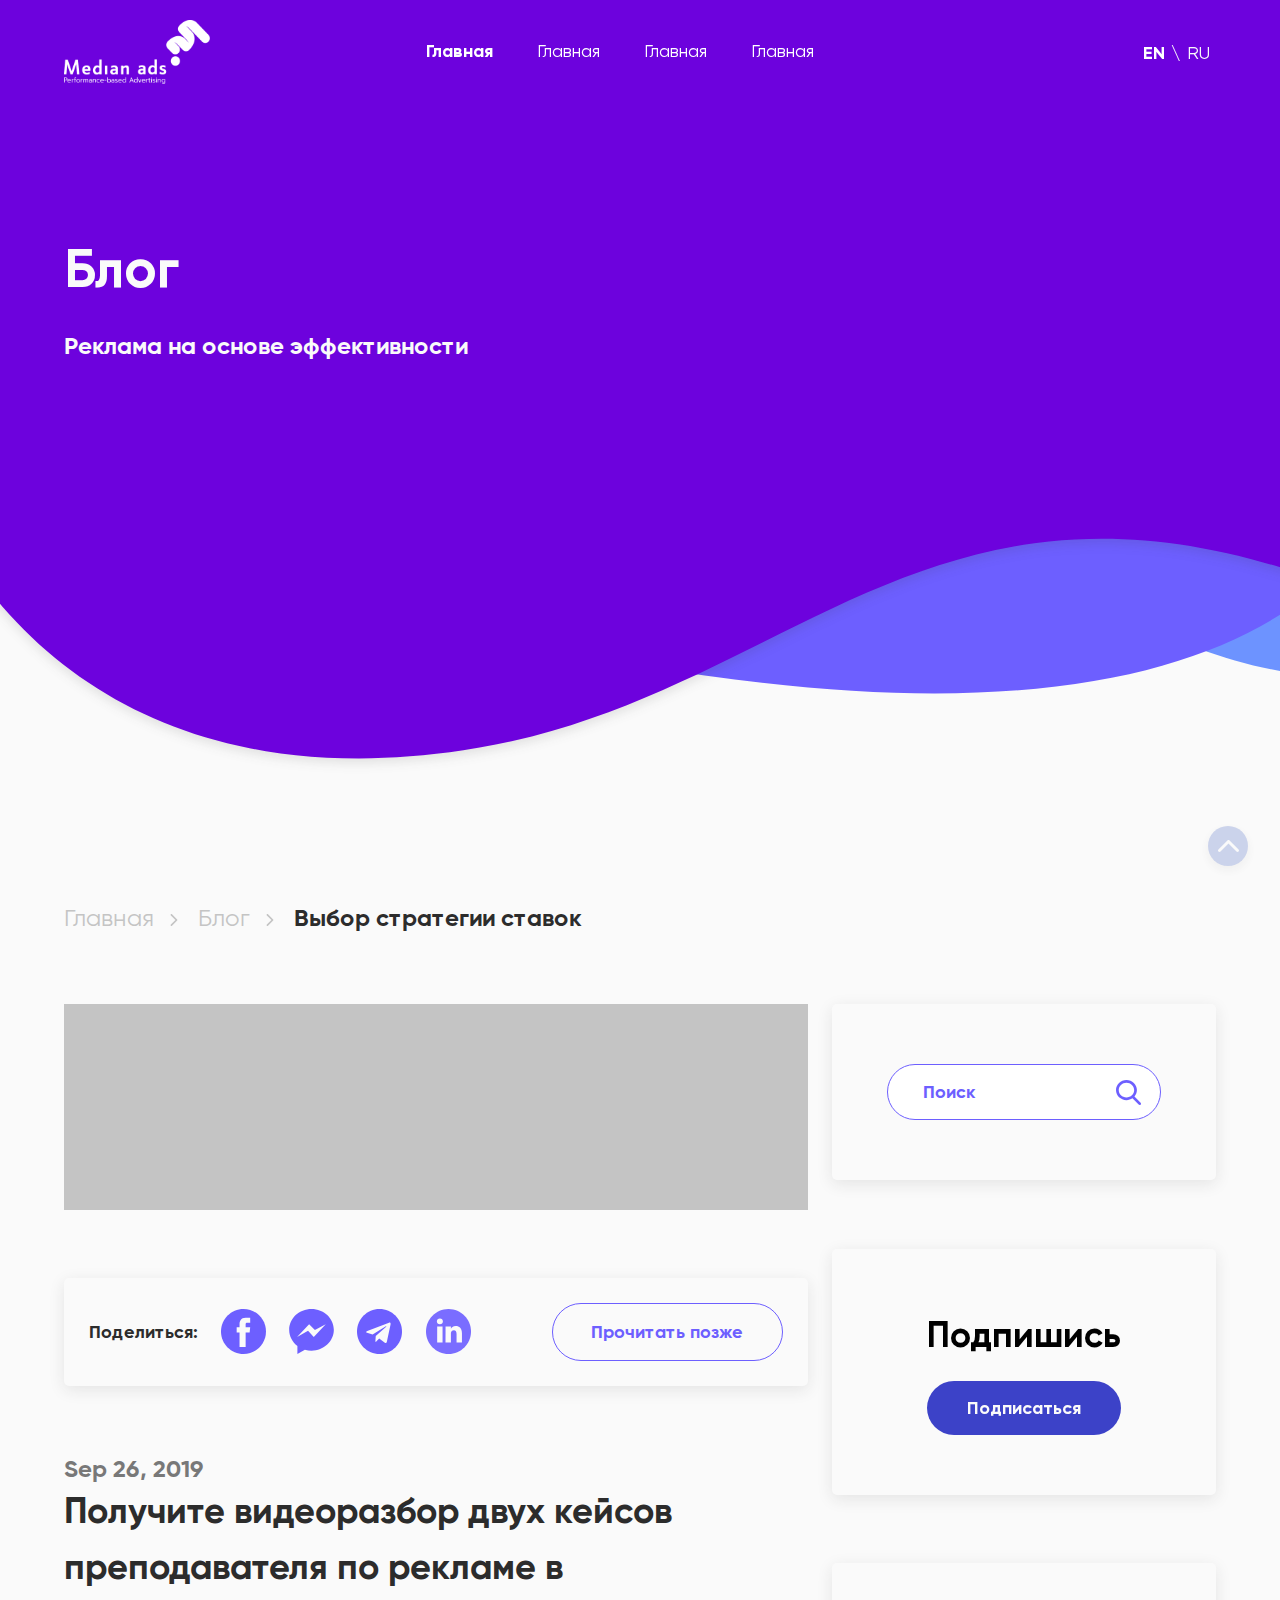
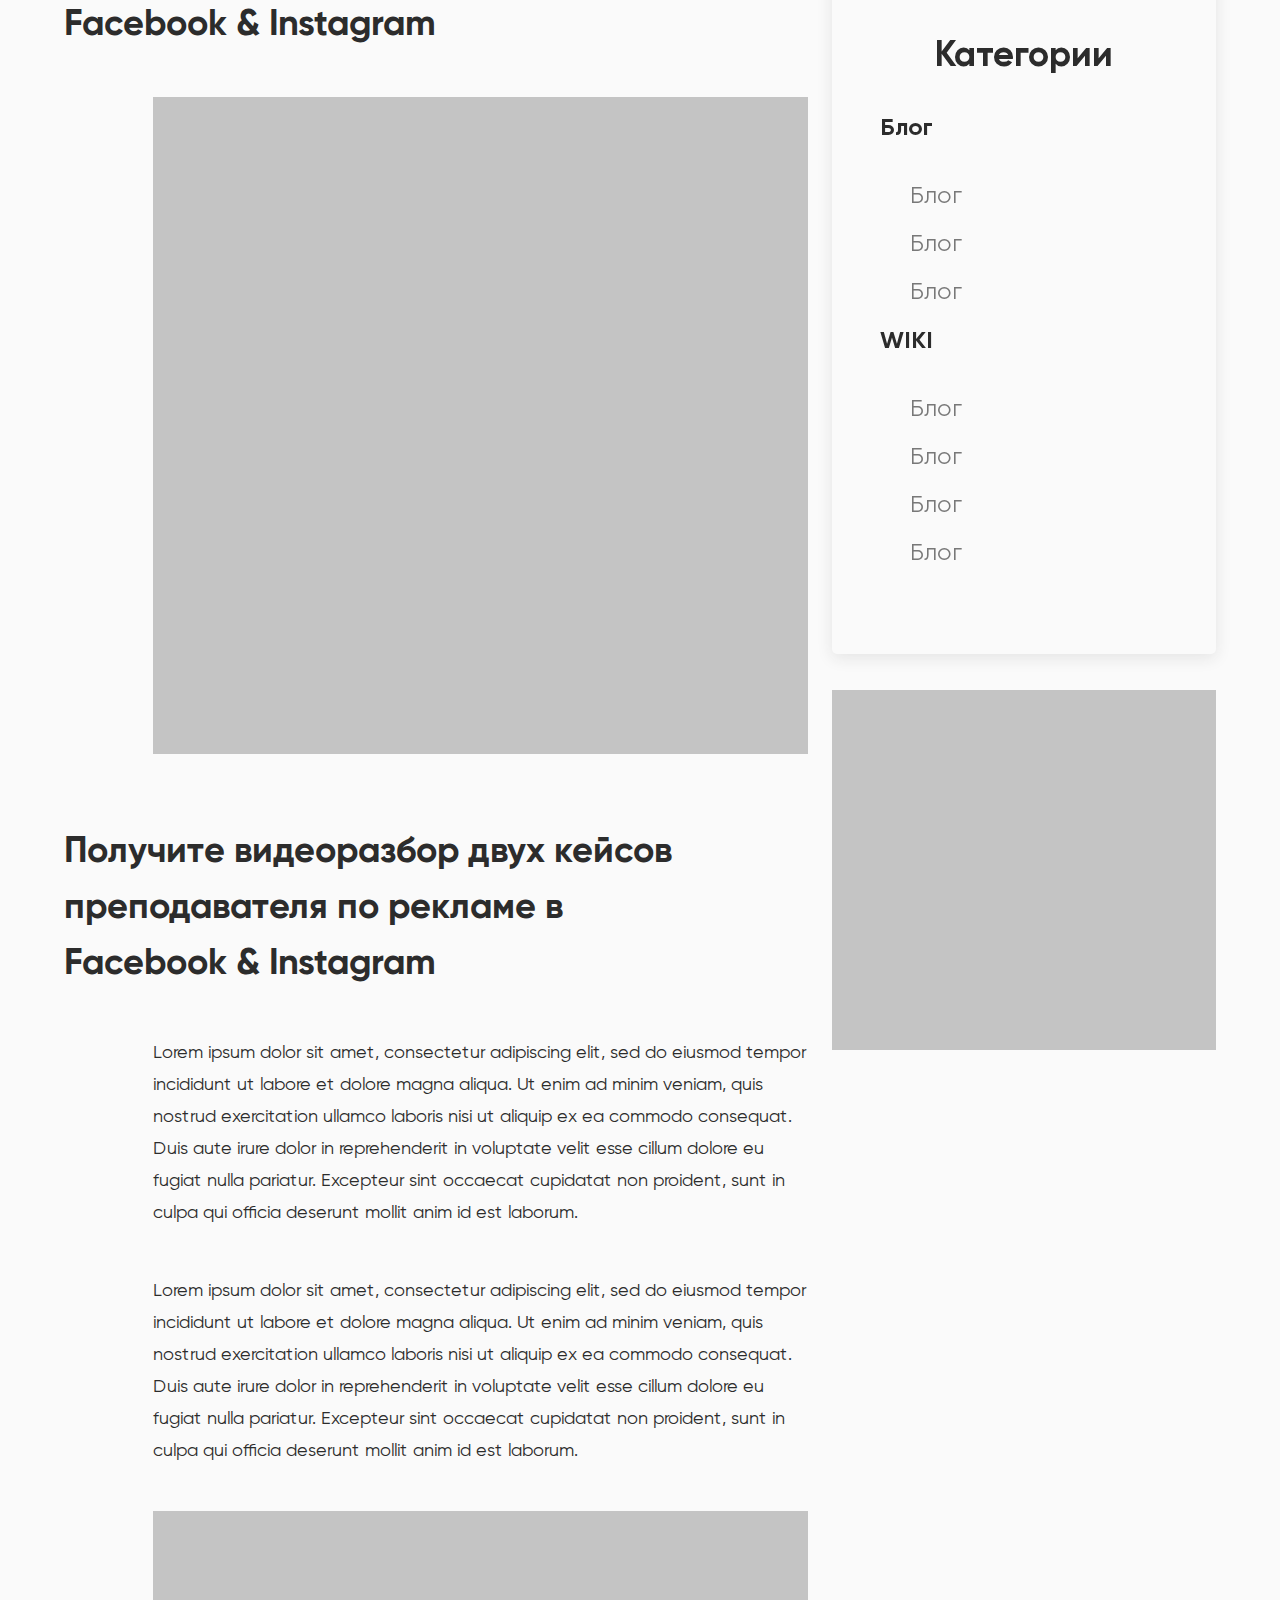
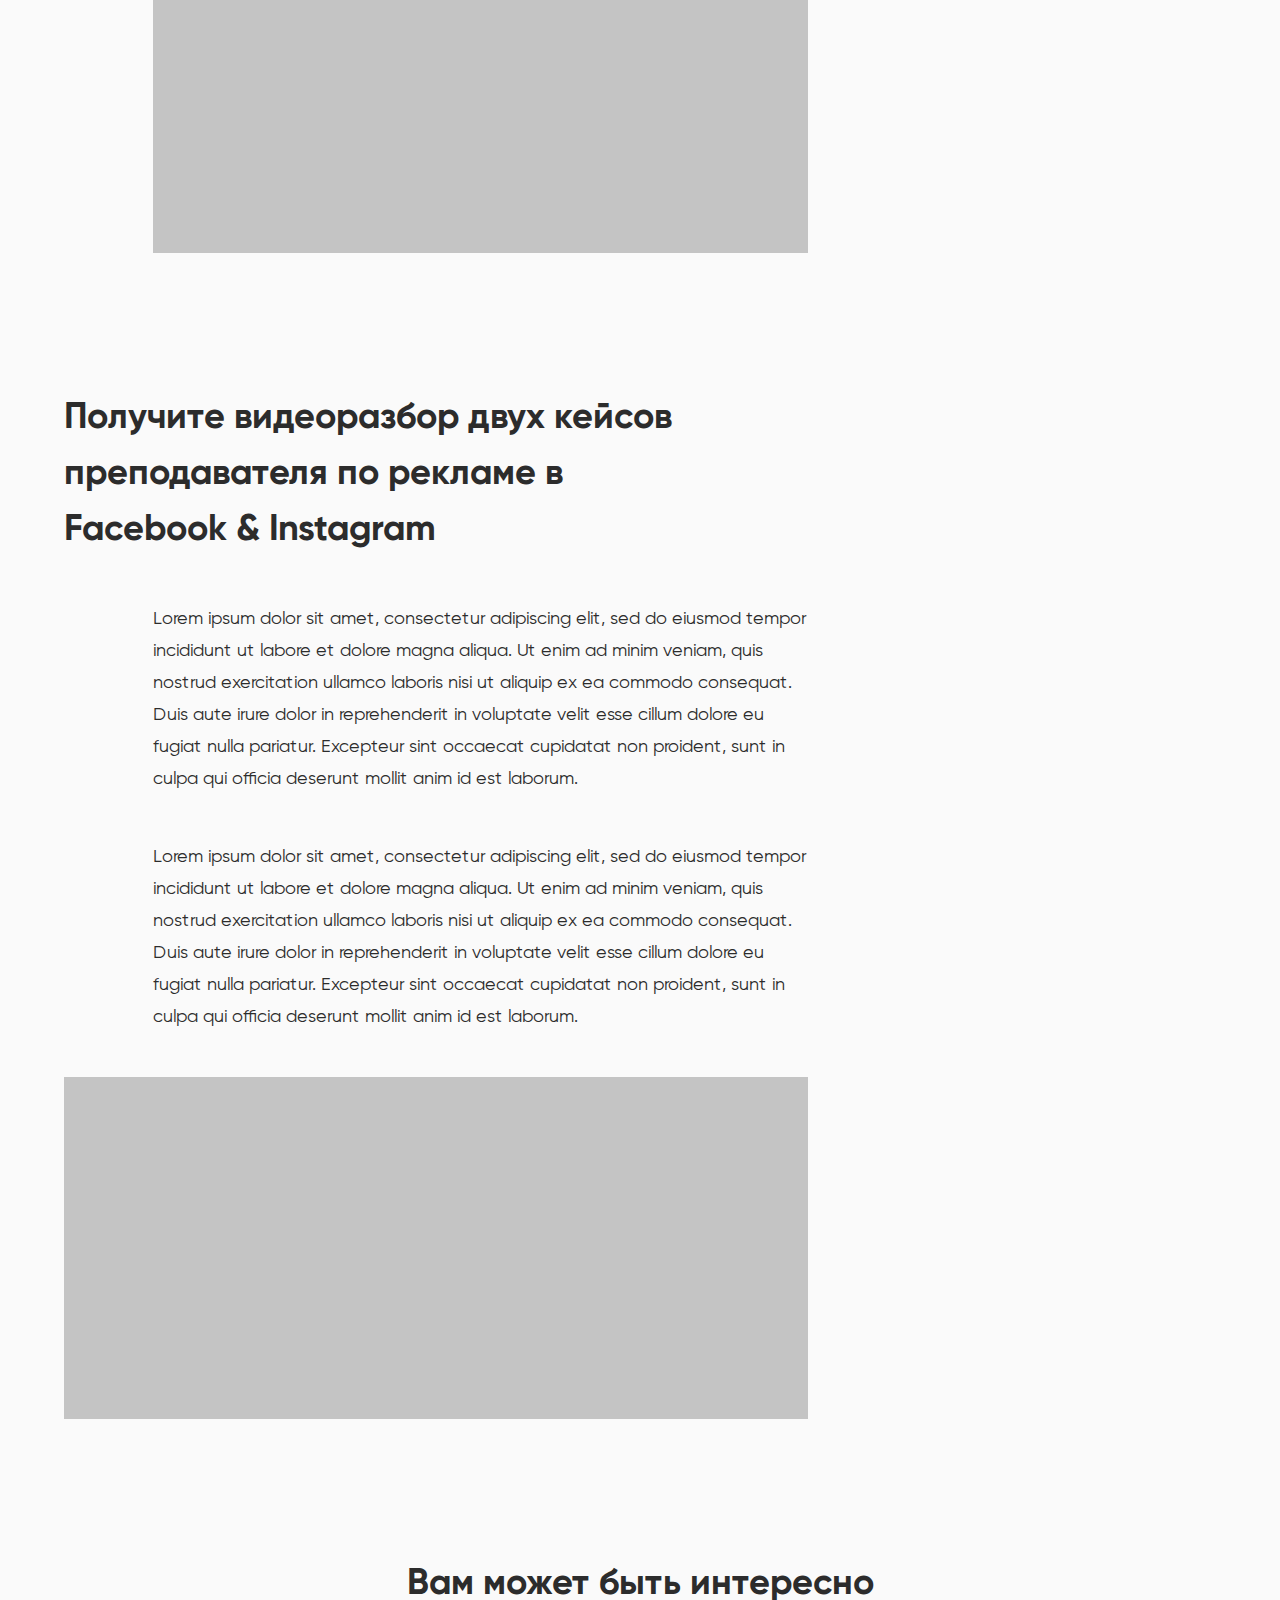
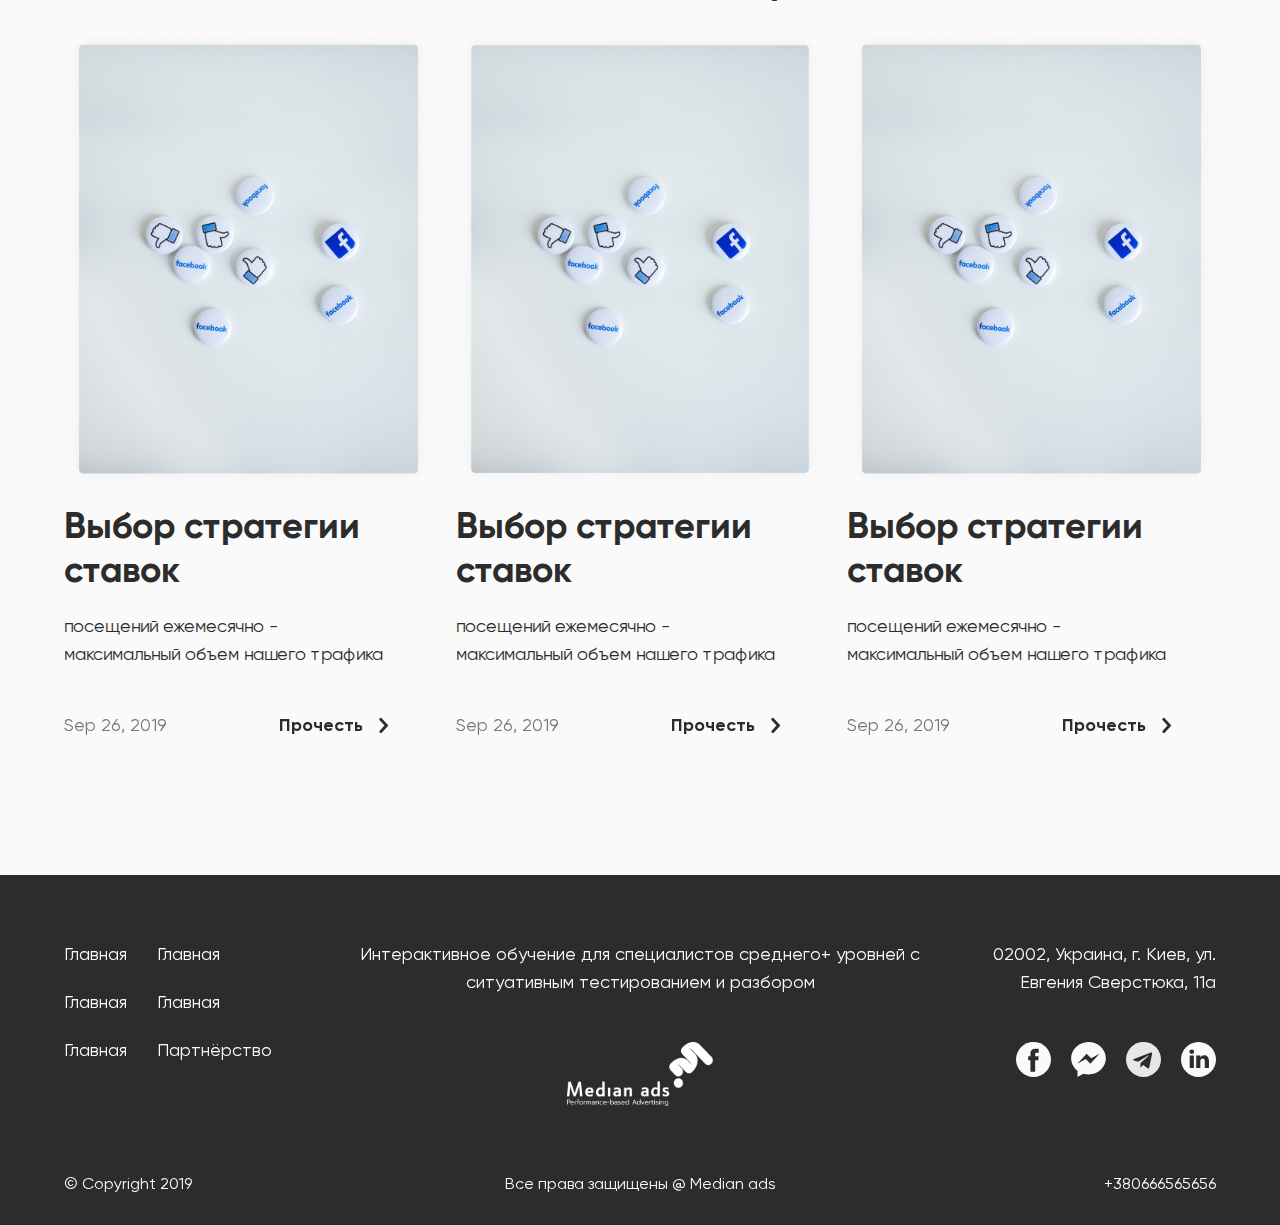
<file: news.html>
<!doctype html>
<html lang="en">

<head>
    <!-- Global site tag (gtag.js) - Google Analytics -->

    <!-- Required meta tags -->
    <meta charset="utf-8">
    <meta name="viewport" content="width=device-width, initial-scale=1, shrink-to-fit=no">

    <meta name="description" content="">
    <meta name="keywords" content="">

    <!-- Bootstrap CSS -->
    <link rel="stylesheet" href="https://stackpath.bootstrapcdn.com/bootstrap/4.3.1/css/bootstrap.min.css" integrity="sha384-ggOyR0iXCbMQv3Xipma34MD+dH/1fQ784/j6cY/iJTQUOhcWr7x9JvoRxT2MZw1T" crossorigin="anonymous">
    <link rel="stylesheet" href="./css/style.css">
    <link rel="stylesheet" href="./css/slick.css">
    <link rel="stylesheet" href="./css/slick-theme.css">
    <link rel="stylesheet" href="./css/animate.css">
    <link rel="shortcut icon" href="img/favicon.png" type="image/png">

    <title>Median-news</title>
</head>

<body id="header" class="body">
    <header id="menuToggle" class="m__hide fixed-top menu-toggle">
        <nav>
            <div class="container-fluid px-body">
                <div class="row header no-gutters justify-content-between">
                    <div class="col-2">
                        <a href="#">
                            <img id="navbar-logo" src="./img/logo-navbar.svg"></a>
                    </div>
                    <div class="col-8 align-self-center text-center">
                        <a class="navbar-links active-page" href="#">Главная</a>
                        <a class="navbar-links" href="#">Главная</a>
                        <a class="navbar-links" href="#">Главная</a>
                        <a class="navbar-links" href="#">Главная</a>
                    </div>
                    <div class="col-2 align-self-center text-right">
                        <div class="lang-switch">
                            <form action="" method="post">
                                <button class="active-language" name="lang" value="en">en</button>\<button name="lang" value="ru">ru</button>
                            </form>
                        </div>
                    </div>
                </div>
            </div>
        </nav>
    </header>

    <div class="fixed__container">
        <a href="#header" class="fixed__item fixed__get-up">
            <img src="./img/scroll-to-top.svg" alt="^">
        </a>
    </div>

    <div class="sidebar-content">
        <div class="sidebar__mobile">
            <div class="container-fluid px-body">
                <div class="row no-gutters header-mobile justify-content-between">
                    <div class="col-4">
                        <a href="#"><img src="./img/navbar-mobile.svg"></a>
                    </div>
                    <div class="col-2 align-self-center">
                        <div class="nav__chrested">
                            <div></div>
                            <div></div>
                            <div></div>
                        </div>
                    </div>
                </div>
                <div class="row no-gutters justify-content-center">
                    <div class="col-12 sidebar-links text-center">
                        <a class="sidebar-links__active">Главная</a>
                        <a>Главная</a>
                        <a>Главная</a>
                        <a>Главная</a>
                    </div>
                    <div class="col-9 sidebar-footer text-center">
                        <a class="sidebar-footer__problem" href="#">Сообщить об проблеме</a>
                        <div class="inline-block inline-block__links">
                            <a href="#"><img src="./img/footer-fb.svg"></a>
                            <a href="#"><img src="./img/footer-message.svg"></a>
                            <a href="#"><img src="./img/footer-telegram.svg"></a>
                            <a href="#"><img src="./img/footer-linked.svg"></a>
                        </div>
                    </div>
                </div>
            </div>
        </div>
    </div>

    <main class="main">
        <section class="blog-page">
            <div class="container-fluid px-body d-lg-none">
                <div class="row no-gutters header-mobile justify-content-between">
                    <div class="col-4">
                        <a href="#"><img src="./img/navbar-mobile.svg"></a>
                    </div>
                    <div class="col-2 align-self-center">
                        <div class="hamburger">
                            <div></div>
                            <div></div>
                            <div></div>
                        </div>
                    </div>
                </div>
            </div>
            <div id="bg-white" class="container-fluid px-body">
                <div class="row no-gutters">
                    <div class="col-lg-12 col-xl-10 text-lg-left text-center mt-md-0 mt-5">
                        <h1 class="mt-lg-5 wow fadeInLeft" data-wow-duration="1s">Блог</h1>
                    </div>
                    <div class="col-lg-6 text-lg-left text-center pb-xl-0 pb-lg-5 pb-0 wow fadeInLeft" data-wow-duration="1s" data-wow-delay="0.5s">
                        <p>Реклама на основе эффективности</p>
                    </div>
                    <div class="col-12 d-lg-none my-5">
                        <a class="blog-page-button" href="#">Подписаться</a>
                    </div>
                </div>
            </div>
        </section>


        <section class="blog-wrapper">
            <div class="row no-gutters px-body">
                <div class="col-12 blog-links">
                    <a href="index.html">Главная<img class="mx-3" src="./img/blog/blog-arrow.svg"></a>
                    <a href="blog.html">Блог<img class="mx-3" src="./img/blog/blog-arrow.svg"></a>
                    <a class="active-blog-page" href="#">Выбор стратегии ставок</a>
                    <div class="row no-gutters d-lg-none">
                        <form class="search-bar search-bar__mobile" action="">
                            <input type="text" placeholder="Поиск">
                            <button type="submit">
                                <img src="./img/blog/button-search.svg">
                            </button>
                        </form>
                        <button class="category-button" type="button" data-toggle="collapse" data-target="#collapseCategory" aria-expanded="false" aria-controls="collapseCategory">
                            Категории<img class="align-self-center" src="./img/blog/button-category.svg">
                        </button>

                        <div class="d-flex">

                        </div>
                        <div class="collapse w-100" id="collapseCategory">
                            <div class="card card-body">
                                <div class="blog-category blog-category-mobile">
                                    <h3 class="text-center">Категории</h3>
                                    <h4>Блог</h4>
                                    <ul>
                                        <li><a href="#">Блог</a></li>
                                        <li><a href="#">Блог</a></li>
                                        <li><a href="#">Блог</a></li>
                                    </ul>
                                    <h4>WIKI</h4>
                                    <ul>
                                        <li><a href="#">Блог</a></li>
                                        <li><a href="#">Блог</a></li>
                                        <li><a href="#">Блог</a></li>
                                        <li><a href="#">Блог</a></li>
                                    </ul>
                                </div>
                            </div>
                        </div>
                    </div>
                </div>
            </div>
        </section>
    </main>

    <div class="container-fluid px-body">
        <div class="row no-gutters mt-lg-0 mt-4">
            <div class="col-lg-8 pr-lg-4 news-content">
                <div class="news-top-image"></div>
                <div class="row justify-content-between no-gutters news-social wow tada" data-wow-duration="1s">
                    <div class="col-lg-7 d-flex">
                        <p>Поделиться:</p>
                        <div class="inline-block__links align-self-center">
                            <a href="#"><img src="./img/news/fb.svg"></a>
                            <a href="#"><img src="./img/news/messenger.svg"></a>
                            <a href="#"><img src="./img/news/telegram.svg"></a>
                            <a href="#"><img src="./img/news/linkedin.svg"></a>
                        </div>
                    </div>
                    <div class="col-4 m__hide">
                        <button>Прочитать позже</button>
                    </div>
                </div>
                <div class="d-flex d-lg-none button-news__mobile">
                    <button>Подписаться</button>
                    <button>Прочитать позже</button>
                </div>
                <span>Sep 26, 2019</span>
                <h2>Получите видеоразбор двух кейсов преподавателя по рекламе в Facebook &amp; Instagram</h2>
                <div class="news-content__image_top">
                    <div></div>
                </div>
                <h2>Получите видеоразбор двух кейсов преподавателя по рекламе в Facebook &amp; Instagram</h2>
                <p class="news-content__text">Lorem ipsum dolor sit amet, consectetur adipiscing elit, sed do eiusmod tempor incididunt ut labore et dolore magna aliqua. Ut enim ad minim veniam, quis nostrud exercitation ullamco laboris nisi ut aliquip ex ea commodo consequat. Duis aute irure dolor in reprehenderit in voluptate velit esse cillum dolore eu fugiat nulla pariatur. Excepteur sint occaecat cupidatat non proident, sunt in culpa qui officia deserunt mollit anim id est laborum.</p>
                <p class="news-content__text">Lorem ipsum dolor sit amet, consectetur adipiscing elit, sed do eiusmod tempor incididunt ut labore et dolore magna aliqua. Ut enim ad minim veniam, quis nostrud exercitation ullamco laboris nisi ut aliquip ex ea commodo consequat. Duis aute irure dolor in reprehenderit in voluptate velit esse cillum dolore eu fugiat nulla pariatur. Excepteur sint occaecat cupidatat non proident, sunt in culpa qui officia deserunt mollit anim id est laborum.</p>
                <div class="news-content__image">
                    <div></div>
                </div>
                <h2>Получите видеоразбор двух кейсов преподавателя по рекламе в Facebook &amp; Instagram</h2>
                <p class="news-content__text">Lorem ipsum dolor sit amet, consectetur adipiscing elit, sed do eiusmod tempor incididunt ut labore et dolore magna aliqua. Ut enim ad minim veniam, quis nostrud exercitation ullamco laboris nisi ut aliquip ex ea commodo consequat. Duis aute irure dolor in reprehenderit in voluptate velit esse cillum dolore eu fugiat nulla pariatur. Excepteur sint occaecat cupidatat non proident, sunt in culpa qui officia deserunt mollit anim id est laborum.</p>
                <p class="news-content__text">Lorem ipsum dolor sit amet, consectetur adipiscing elit, sed do eiusmod tempor incididunt ut labore et dolore magna aliqua. Ut enim ad minim veniam, quis nostrud exercitation ullamco laboris nisi ut aliquip ex ea commodo consequat. Duis aute irure dolor in reprehenderit in voluptate velit esse cillum dolore eu fugiat nulla pariatur. Excepteur sint occaecat cupidatat non proident, sunt in culpa qui officia deserunt mollit anim id est laborum.</p>
                <div class="news-content__image_end">
                </div>
            </div>
            <div class="col-4 m__hide">
                <aside class="blog-scroll m__hide">
                    <div class="container-fluid px-0">
                        <div class="row no-gutters justify-content-end">
                            <div class="search-bar">
                                <form action="" method="post">
                                    <input type="text" placeholder="Поиск">
                                    <button type="submit">
                                        <img src="./img/blog/button-search.svg">
                                    </button>
                                </form>
                            </div>

                            <div class="subscribe-bar">
                                <div class="subscribe-bar__content">
                                    <h3>Подпишись</h3>
                                    <a href="#">Подписаться</a>
                                </div>
                            </div>

                            <div class="blog-category">
                                <h3 class="text-center">Категории</h3>
                                <h4>Блог</h4>
                                <ul>
                                    <li><a href="#">Блог</a></li>
                                    <li><a href="#">Блог</a></li>
                                    <li><a href="#">Блог</a></li>
                                </ul>
                                <h4>WIKI</h4>
                                <ul>
                                    <li><a href="#">Блог</a></li>
                                    <li><a href="#">Блог</a></li>
                                    <li><a href="#">Блог</a></li>
                                    <li><a href="#">Блог</a></li>
                                </ul>
                            </div>
                            
                            <div class="banner-place"></div>
                        </div>
                    </div>
                </aside>
            </div>
        </div>
    </div>

    <div class="container-fluid px-body mt-20">
        <div class="row no-gutters justify-content-center">
            <h2 class="news-subtext">Вам может быть интересно</h2>
        </div>
        <div class="row m__hide no-gutters blog-news mt-4">
            <div class="blog-news__item">
                <div class="news-item__image">
                </div>
                <h4>Выбор стратегии ставок</h4>
                <p>посещений ежемесячно - максимальный объем нашего трафика</p>
                <div class="row no-gutters">
                    <div class="col-7">
                        <span>Sep 26, 2019</span>
                    </div>
                    <div class="col-5">
                        <a href="#">Прочесть<img class="pl-3" src="./img/item-arrow.svg"></a>
                    </div>
                </div>
            </div>
            <div class="blog-news__item">
                <div class="news-item__image">
                </div>
                <h4>Выбор стратегии ставок</h4>
                <p>посещений ежемесячно - максимальный объем нашего трафика</p>
                <div class="row no-gutters">
                    <div class="col-7">
                        <span>Sep 26, 2019</span>
                    </div>
                    <div class="col-5">
                        <a href="#">Прочесть<img class="pl-3" src="./img/item-arrow.svg"></a>
                    </div>
                </div>
            </div>
            <div class="blog-news__item">
                <div class="news-item__image">
                </div>
                <h4>Выбор стратегии ставок</h4>
                <p>посещений ежемесячно - максимальный объем нашего трафика</p>
                <div class="row no-gutters">
                    <div class="col-7">
                        <span>Sep 26, 2019</span>
                    </div>
                    <div class="col-5">
                        <a href="#">Прочесть<img class="pl-3" src="./img/item-arrow.svg"></a>
                    </div>
                </div>
            </div>
        </div>

        <!--                MOBILE-BLOG-->
        <div class="row mt-lg-4 position-relative blog-home__slider d-lg-none no-gutters">
            <div>
                <div class="col-12 px-body">
                    <div class="blog-mobile__bg"></div>
                    <h5>Выбор стратегии ставок</h5>
                    <p>Чтобы оценить экспертность преподавателя, достаточно увидеть какой уровень кампаний был реализован клиентам</p>
                    <div class="row no-gutters">
                        <div class="col-lg-7 col-md-9 col-7">
                            <span>Sep 26, 2019</span>
                        </div>
                        <div class="col-lg-5 col-md-3 col-5">
                            <a href="#">Прочесть<img class="pl-3" src="./img/item-arrow.svg"></a>
                        </div>
                    </div>
                </div>
            </div>
            <div>
                <div class="col-12 px-body">
                    <div class="blog-mobile__bg"></div>
                    <h5>Выбор стратегии ставок</h5>
                    <p>Чтобы оценить экспертность преподавателя, достаточно увидеть какой уровень кампаний был реализован клиентам</p>
                    <div class="row no-gutters">
                        <div class="col-lg-7 col-md-9 col-7">
                            <span>Sep 26, 2019</span>
                        </div>
                        <div class="col-lg-5 col-md-3 col-5">
                            <a href="#">Прочесть<img class="pl-3" src="./img/item-arrow.svg"></a>
                        </div>
                    </div>
                </div>
            </div>
            <div>
                <div class="col-12 px-body">
                    <div class="blog-mobile__bg"></div>
                    <h5>Выбор стратегии ставок</h5>
                    <p>Чтобы оценить экспертность преподавателя, достаточно увидеть какой уровень кампаний был реализован клиентам</p>
                    <div class="row no-gutters">
                        <div class="col-lg-7 col-md-9 col-7">
                            <span>Sep 26, 2019</span>
                        </div>
                        <div class="col-lg-5 col-md-3 col-5">
                            <a href="#">Прочесть<img class="pl-3" src="./img/item-arrow.svg"></a>
                        </div>
                    </div>
                </div>
            </div>
        </div>
    </div>

    <footer class="footer">
        <div class="container-fluid px-body">
            <div class="row no-gutters justify-content-between">
                <div class="col-xl-3 col-lg-4 text-lg-left text-center">
                    <div class="footer-nav mr-lg-0 mr-5">
                        <a href="#">Главная</a>
                        <a href="#">Главная</a>
                        <a href="#">Главная</a>
                    </div>
                    <div class="footer-nav">
                        <a href="#">Главная</a>
                        <a href="#">Главная</a>
                        <a href="#">Партнёрство</a>
                    </div>
                </div>
                <div class="col-xl-6 col-lg-4 mb-lg-0 mb-5 text-center">
                    <p>Интерактивное обучение для специалистов среднего+ уровней с ситуативным тестированием и разбором</p>
                    <a href="index.html">
                        <img src="./img/logo-navbar.svg"></a>
                </div>
                <div class="col-xl-3 col-lg-4 text-lg-right text-center">
                    <a class="map-link" href="https://goo.gl/maps/PZv8TRpfTt218DYn9" target="_blank">02002, Украина, г. Киев, ул.<br>Евгения Сверстюка, 11а</a>
                    <div class="inline-block">
                        <a href="#">
                            <img src="./img/footer-fb.svg"></a>
                        <a href="#"><img class="ml-3" src="./img/footer-message.svg"></a>
                        <a href="#"><img class="ml-3" src="./img/footer-telegram.svg"></a>
                        <a href="#"><img class="ml-3" src="./img/footer-linked.svg"></a>
                    </div>
                </div>
            </div>
            <div class="row no-gutters footer-copyright justify-content-between">
                <div class="col-2 m__hide">&#169; Copyright 2019</div>
                <div class="col-lg-4 text-center">Все права защищены <a href="index.html">&#64; Median ads</a></div>
                <div class="col-2 m__hide text-lg-right"><a href="tel:+380666565656">+380666565656</a></div>
            </div>
        </div>
    </footer>

    <!-- Optional JavaScript 
    <!-- jQuery first, then Popper.js, then Bootstrap JS -->
    <script src="./js/jquery-3.3.1.min.js"></script>
    <script src="https://cdnjs.cloudflare.com/ajax/libs/popper.js/1.14.7/umd/popper.min.js" integrity="sha384-UO2eT0CpHqdSJQ6hJty5KVphtPhzWj9WO1clHTMGa3JDZwrnQq4sF86dIHNDz0W1" crossorigin="anonymous"></script>
    <script src="https://stackpath.bootstrapcdn.com/bootstrap/4.3.1/js/bootstrap.min.js" integrity="sha384-JjSmVgyd0p3pXB1rRibZUAYoIIy6OrQ6VrjIEaFf/nJGzIxFDsf4x0xIM+B07jRM" crossorigin="anonymous"></script>
    <script src="./js/main.js"></script>
    <script src="./js/slick.min.js"></script>


    <script>
        var lastScrollTop = 5;
        document.getElementById("menuToggle").classList.remove("hided");
        $(window).on('scroll', function() {
            st = $(this).scrollTop();
            if (st < lastScrollTop) {
                document.getElementById("menuToggle").classList.remove("hided");
            } else {
                document.getElementById("menuToggle").classList.add("hided");
            }
            lastScrollTop = st;
        });
    </script>


    <script>
        $(window).scroll(function() {
            var scroll = $(window).scrollTop();
            var objectSelect = $("#bg-white");
            var objectPosition = objectSelect.offset().top;
            if (scroll > objectPosition) {
                $(".menu-toggle").addClass("change");
                $(".navbar-links").addClass("navbar-links-change");
                $(".lang-switch").addClass("lang-switch-change");
                $("#navbar-logo").attr("src", "./img/logo-navbar-black.svg");
            } else {
                $(".menu-toggle").removeClass("change");
                $(".navbar-links").removeClass("navbar-links-change");
                $(".lang-switch").removeClass("lang-switch-change");
                $("#navbar-logo").attr("src", "./img/logo-navbar.svg");
            }
        });
    </script>

    <script>
        $(document).ready(function() {
            $('.blog-home__slider').slick({
                infinite: true,
                slidesToShow: 1,
                slidesToScroll: 1,
                autoplay: false,
                pauseOnHover: false,
                autoplaySpeed: 5000,
                speed: 800,
                touchMove: true,
                //swipeToSlide: true,
                draggable: true,
                arrows: false,
                responsive: [{
                    breakpoint: 1024,
                    settings: {
                        dots: true
                    }
                }]
            });
        });
    </script>
</body>

</html>
</file>
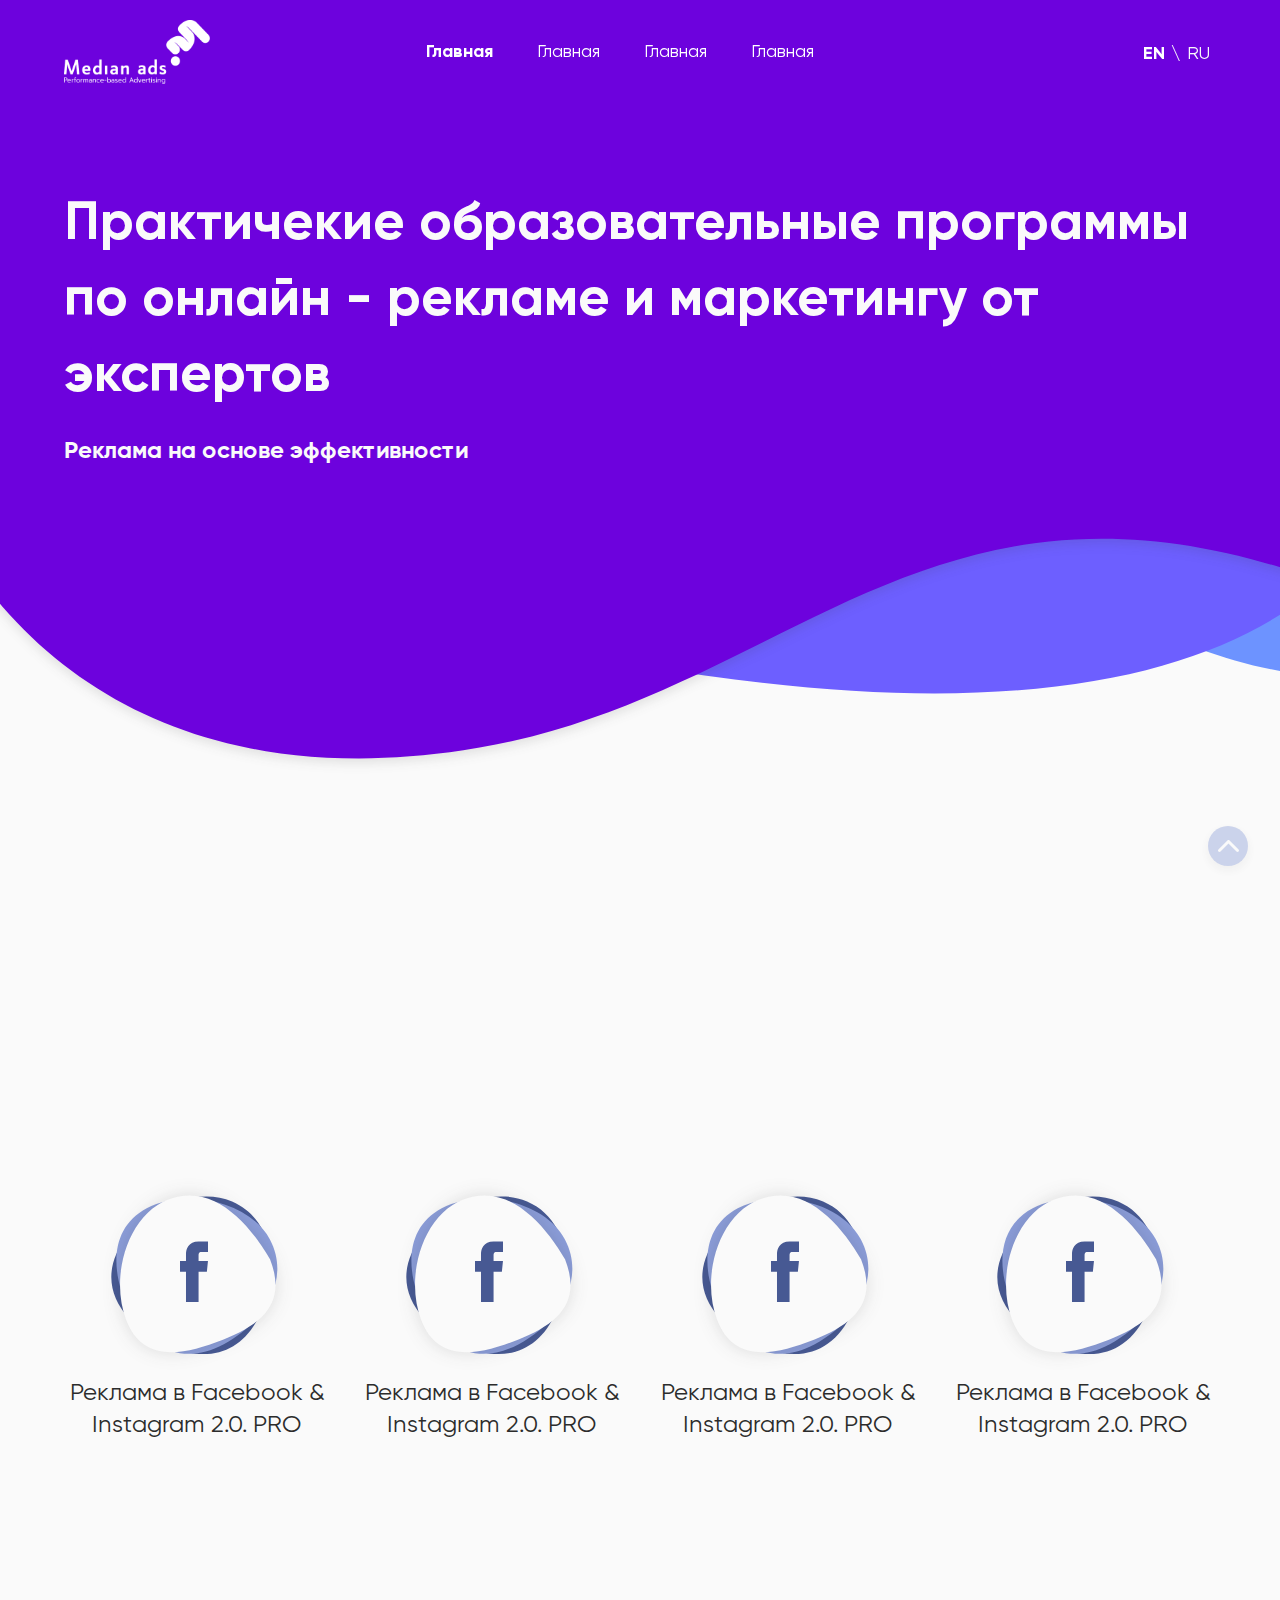
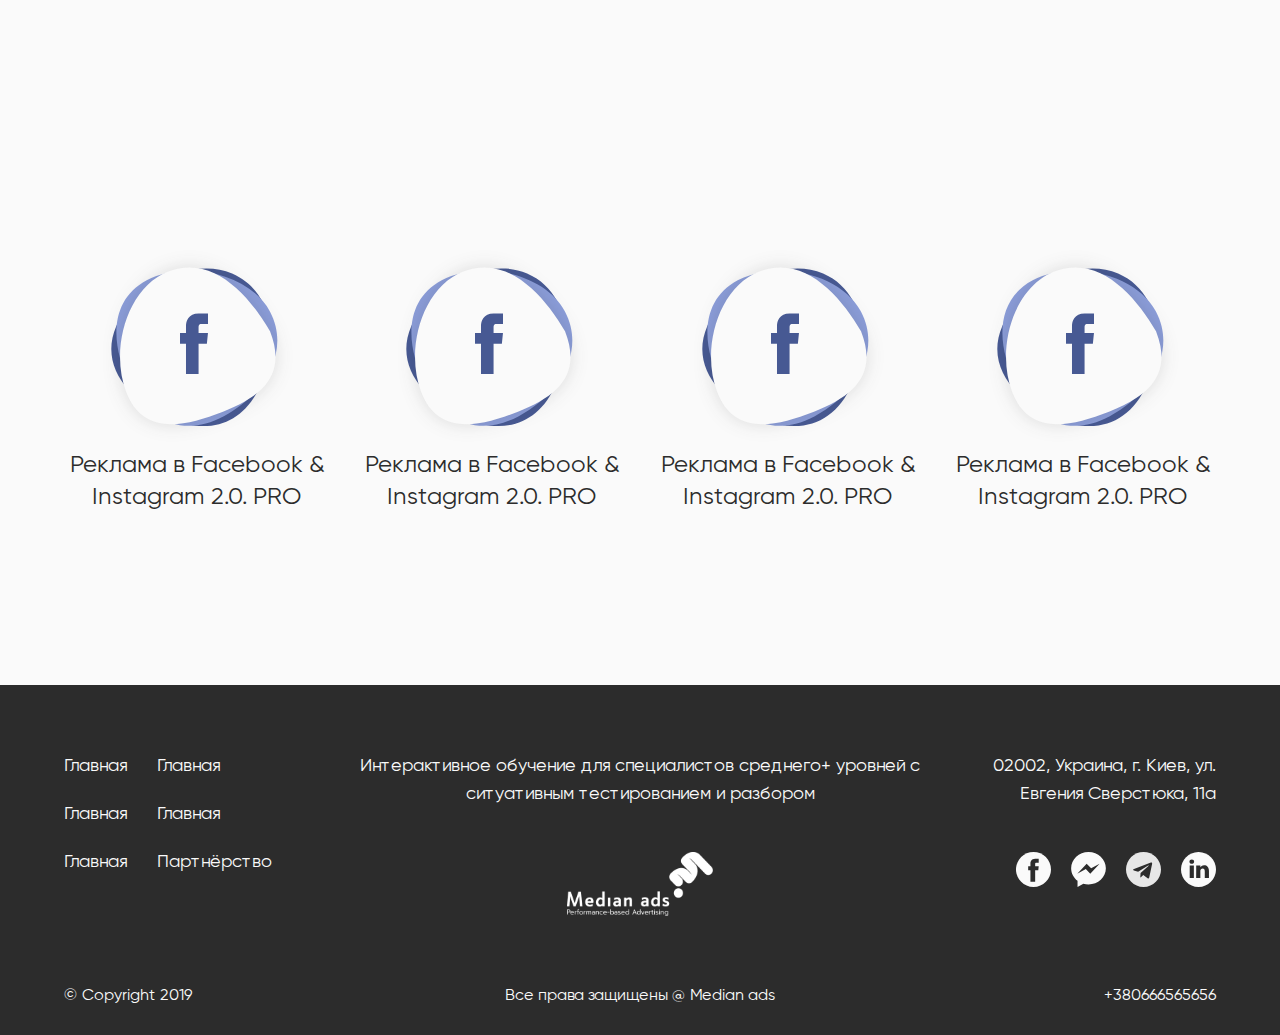
<file: school.html>
<!doctype html>
<html lang="en">

<head>
    <!-- Global site tag (gtag.js) - Google Analytics -->

    <!-- Required meta tags -->
    <meta charset="utf-8">
    <meta name="viewport" content="width=device-width, initial-scale=1, shrink-to-fit=no">

    <meta name="description" content="">
    <meta name="keywords" content="">

    <!-- Bootstrap CSS -->
    <link rel="stylesheet" href="https://stackpath.bootstrapcdn.com/bootstrap/4.3.1/css/bootstrap.min.css" integrity="sha384-ggOyR0iXCbMQv3Xipma34MD+dH/1fQ784/j6cY/iJTQUOhcWr7x9JvoRxT2MZw1T" crossorigin="anonymous">
    <link rel="stylesheet" href="css/style.css">
    <link rel="stylesheet" href="css/slick.css">
    <link rel="stylesheet" href="css/slick-theme.css">
    <link rel="stylesheet" href="css/animate.css">
    <link rel="shortcut icon" href="https://median-ads.com/wp-content/themes/eduma/images/favicon.png" type="image/png">

    <title>Median</title>
</head>

<body id="header" class="body">
    <header id="menuToggle" class="m__hide fixed-top menu-toggle">
        <nav>
            <div class="container-fluid px-body">
                <div class="row header no-gutters justify-content-between">
                    <div class="col-2">
                        <a href="#">
                            <img id="navbar-logo" src="./img/logo-navbar.svg"></a>
                    </div>
                    <div class="col-8 align-self-center text-center">
                        <a class="navbar-links active-page" href="#">Главная</a>
                        <a class="navbar-links" href="#">Главная</a>
                        <a class="navbar-links" href="#">Главная</a>
                        <a class="navbar-links" href="#">Главная</a>
                    </div>
                    <div class="col-2 align-self-center text-right">
                        <div class="lang-switch">
                            <form action="" method="post">
                                <button class="active-language" name="lang" value="en">en</button>\<button name="lang" value="ru">ru</button>
                            </form>
                        </div>
                    </div>
                </div>
            </div>
        </nav>
    </header>

    <div class="fixed__container">
        <a href="#header" class="fixed__item fixed__get-up">
            <img src="./img/scroll-to-top.svg" alt="^">
        </a>
    </div>

    <div class="sidebar-content">
        <div class="sidebar__mobile">
            <div class="container-fluid px-body">
                <div class="row no-gutters header-mobile justify-content-between">
                    <div class="col-4">
                        <a href="#"><img src="./img/navbar-mobile.svg"></a>
                    </div>
                    <div class="col-2 align-self-center">
                        <div class="nav__chrested">
                            <div></div>
                            <div></div>
                            <div></div>
                        </div>
                    </div>
                </div>
                <div class="row no-gutters justify-content-center">
                    <div class="col-12 sidebar-links text-center">
                        <a class="sidebar-links__active">Главная</a>
                        <a>Главная</a>
                        <a>Главная</a>
                        <a>Главная</a>
                    </div>
                    <div class="col-9 sidebar-footer text-center">
                        <a class="sidebar-footer__problem" href="#">Сообщить об проблеме</a>
                        <div class="inline-block inline-block__links">
                            <a href="#"><img src="./img/footer-fb.svg"></a>
                            <a href="#"><img src="./img/footer-message.svg"></a>
                            <a href="#"><img src="./img/footer-telegram.svg"></a>
                            <a href="#"><img src="./img/footer-linked.svg"></a>
                        </div>
                    </div>
                </div>
            </div>
        </div>
    </div>

    <main class="main">
        <section class="info school">
            <div class="container-fluid px-body d-lg-none">
                <div class="row no-gutters header-mobile justify-content-between">
                    <div class="col-4">
                        <a href="#"><img src="./img/navbar-mobile.svg"></a>
                    </div>
                    <div class="col-2 align-self-center">
                        <div class="hamburger">
                            <div></div>
                            <div></div>
                            <div></div>
                        </div>
                    </div>
                </div>
            </div>
            <div id="bg-white" class="container-fluid px-body">
                <div class="row no-gutters mt-md-0 mt-5 pt-md-0 pt-5">
                    <div class="col-lg-12 text-md-left text-center mb-md-0 mb-3">
                        <h1 class="mt-mob school-title wow fadeInLeft" data-wow-duration="1s">Практичекие образовательные программы по онлайн - рекламе и маркетингу от экспертов</h1>
                    </div>
                    <div class="col-lg-6 text-md-left text-center mb-md-0 mb-5 wow fadeInLeft" data-wow-duration="1s" data-wow-delay="0.5s">
                        <p>Реклама на основе эффективности</p>
                    </div>
                </div>
            </div>
        </section>

        <section class="open-course">
            <div class="container-fluid px-body overflow">
                <div class="row no-gutters pb-25 pt-10 justify-content-end">
                    <div class="col-12 text-right pt-lg-0 pt-5 wow tada" data-wow-duration="1s">
                        <div class="training-bg-circle open-course__circle"></div>
                        <h2 class="text-right">Открытые курсы</h2>
                    </div>
                </div>
                <div class="row">
                    <div class="col-lg-3 col-md-4 col-6 text-center school-hover">
                        <div class="school-card">
                            <div class="school-card__image">
                                <div class="school-card__wrp">
                                    <img class="school-main__image" src="./img/school/fb-icon.svg">
                                    <a class="hover-button" href="#"><img class="button-icon" src="./img/school/fb-button.svg">Подробнее</a>
                                </div>
                            </div>
                            <p>Реклама в Facebook &amp; Instagram 2.0. PRO</p>
                        </div>
                    </div>
                    <div class="col-lg-3 col-md-4 col-6 text-center school-hover">
                        <div class="school-card">
                            <div class="school-card__image">
                                <div class="school-card__wrp">
                                    <img class="school-main__image" src="./img/school/fb-icon.svg">
                                    <a class="hover-button" href="#"><img class="button-icon" src="./img/school/fb-button.svg">Подробнее</a>
                                </div>
                            </div>
                            <p>Реклама в Facebook &amp; Instagram 2.0. PRO</p>
                        </div>
                    </div>
                    <div class="col-lg-3 col-md-4 col-6 text-center school-hover">
                        <div class="school-card">
                            <div class="school-card__image">
                                <div class="school-card__wrp">
                                    <img class="school-main__image" src="./img/school/fb-icon.svg">
                                    <a class="hover-button" href="#"><img class="button-icon" src="./img/school/fb-button.svg">Подробнее</a>
                                </div>
                            </div>
                            <p>Реклама в Facebook &amp; Instagram 2.0. PRO</p>
                        </div>
                    </div>
                    <div class="col-lg-3 col-md-4 col-6 text-center school-hover">
                        <div class="school-card">
                            <div class="school-card__image">
                                <div class="school-card__wrp">
                                    <img class="school-main__image" src="./img/school/fb-icon.svg">
                                    <a class="hover-button" href="#"><img class="button-icon" src="./img/school/fb-button.svg">Подробнее</a>
                                </div>
                            </div>
                            <p>Реклама в Facebook &amp; Instagram 2.0. PRO</p>
                        </div>
                    </div>
                </div>
            </div>
        </section>

        <section class="closed-course open-course position-relative">
            <div class="dots-animation dots-animation__closed">
                <div class="wow fadeInRight" data-wow-duration="1s"></div>
                <div class="wow fadeInRight" data-wow-duration="1s" data-wow-delay="0.1s"></div>
                <div class="wow fadeInRight" data-wow-duration="1s" data-wow-delay="0.2s"></div>
                <div class="wow fadeInRight" data-wow-duration="1s" data-wow-delay="0.3s"></div>
                <div class="wow fadeInRight" data-wow-duration="1s" data-wow-delay="0.4s"></div>
                <div class="wow fadeInRight" data-wow-duration="1s" data-wow-delay="0.5s"></div>
                <div class="wow fadeInRight" data-wow-duration="1s" data-wow-delay="0.6s"></div>
                <div class="wow fadeInRight" data-wow-duration="1s" data-wow-delay="0.7s"></div>
                <div class="wow fadeInRight" data-wow-duration="1s" data-wow-delay="0.8s"></div>
                <div class="wow fadeInRight" data-wow-duration="1s" data-wow-delay="0.9s"></div>
                <div class="wow fadeInRight ipad-hide" data-wow-duration="1s" data-wow-delay="1s"></div>
                <div class="wow fadeInRight ipad-hide" data-wow-duration="1s" data-wow-delay="1.1s"></div>
                <div class="wow fadeInRight ipad-hide" data-wow-duration="1s" data-wow-delay="1.2s"></div>
            </div>
            <div class="container-fluid px-body">
                <div class="row pb-25">
                    <div class="col-lg-12 wow tada" data-wow-duration="1s">
                        <div class="agency-bg-circle closed-course__circle"></div>
                        <h2>Закрытые курсы</h2>
                    </div>
                </div>
                <div class="row">
                    <div class="col-lg-3 col-md-4 col-6 text-center school-hover">
                        <div class="school-card">
                            <div class="school-card__image">
                                <div class="school-card__wrp">
                                    <img class="school-main__image" src="./img/school/fb-icon.svg">
                                    <a class="hover-button" href="#"><img class="button-icon" src="./img/school/fb-button.svg">Подробнее</a>
                                </div>
                            </div>
                            <p>Реклама в Facebook &amp; Instagram 2.0. PRO</p>
                        </div>
                    </div>
                    <div class="col-lg-3 col-md-4 col-6 text-center school-hover">
                        <div class="school-card">
                            <div class="school-card__image">
                                <div class="school-card__wrp">
                                    <img class="school-main__image" src="./img/school/fb-icon.svg">
                                    <a class="hover-button" href="#"><img class="button-icon" src="./img/school/fb-button.svg">Подробнее</a>
                                </div>
                            </div>
                            <p>Реклама в Facebook &amp; Instagram 2.0. PRO</p>
                        </div>
                    </div>
                    <div class="col-lg-3 col-md-4 col-6 text-center school-hover">
                        <div class="school-card">
                            <div class="school-card__image">
                                <div class="school-card__wrp">
                                    <img class="school-main__image" src="./img/school/fb-icon.svg">
                                    <a class="hover-button" href="#"><img class="button-icon" src="./img/school/fb-button.svg">Подробнее</a>
                                </div>
                            </div>
                            <p>Реклама в Facebook &amp; Instagram 2.0. PRO</p>
                        </div>
                    </div>
                    <div class="col-lg-3 col-md-4 col-6 text-center school-hover">
                        <div class="school-card">
                            <div class="school-card__image">
                                <div class="school-card__wrp">
                                    <img class="school-main__image" src="./img/school/fb-icon.svg">
                                    <a class="hover-button" href="#"><img class="button-icon" src="./img/school/fb-button.svg">Подробнее</a>
                                </div>
                            </div>
                            <p>Реклама в Facebook &amp; Instagram 2.0. PRO</p>
                        </div>
                    </div>
                </div>
            </div>
        </section>
    </main>

    <footer class="footer">
        <div class="container-fluid px-body">
            <div class="row no-gutters justify-content-between">
                <div class="col-xl-3 col-lg-4 text-lg-left text-center">
                    <div class="footer-nav mr-lg-0 mr-5">
                        <a href="#">Главная</a>
                        <a href="#">Главная</a>
                        <a href="#">Главная</a>
                    </div>
                    <div class="footer-nav">
                        <a href="#">Главная</a>
                        <a href="#">Главная</a>
                        <a href="#">Партнёрство</a>
                    </div>
                </div>
                <div class="col-xl-6 col-lg-4 mb-lg-0 mb-5 text-center">
                    <p>Интерактивное обучение для специалистов среднего+ уровней с ситуативным тестированием и разбором</p>
                    <a href="index.html">
                        <img src="./img/logo-navbar.svg"></a>
                </div>
                <div class="col-xl-3 col-lg-4 text-lg-right text-center">
                    <a class="map-link" href="https://goo.gl/maps/PZv8TRpfTt218DYn9" target="_blank">02002, Украина, г. Киев, ул.<br>Евгения Сверстюка, 11а</a>
                    <div class="inline-block">
                        <a href="#">
                            <img src="./img/footer-fb.svg"></a>
                        <a href="#"><img class="ml-3" src="./img/footer-message.svg"></a>
                        <a href="#"><img class="ml-3" src="./img/footer-telegram.svg"></a>
                        <a href="#"><img class="ml-3" src="./img/footer-linked.svg"></a>
                    </div>
                </div>
            </div>
            <div class="row no-gutters footer-copyright justify-content-between">
                <div class="col-2 m__hide">&#169; Copyright 2019</div>
                <div class="col-lg-4 text-center">Все права защищены <a href="index.html">&#64; Median ads</a></div>
                <div class="col-2 m__hide text-lg-right"><a href="tel:+380666565656">+380666565656</a></div>
            </div>
        </div>
    </footer>

    <!-- Optional JavaScript 
    <!-- jQuery first, then Popper.js, then Bootstrap JS -->
    <script src="./js/jquery-3.3.1.min.js"></script>
    <script src="https://cdnjs.cloudflare.com/ajax/libs/popper.js/1.14.7/umd/popper.min.js" integrity="sha384-UO2eT0CpHqdSJQ6hJty5KVphtPhzWj9WO1clHTMGa3JDZwrnQq4sF86dIHNDz0W1" crossorigin="anonymous"></script>
    <script src="https://stackpath.bootstrapcdn.com/bootstrap/4.3.1/js/bootstrap.min.js" integrity="sha384-JjSmVgyd0p3pXB1rRibZUAYoIIy6OrQ6VrjIEaFf/nJGzIxFDsf4x0xIM+B07jRM" crossorigin="anonymous"></script>
    <script src="./js/main.js"></script>
    <script src="./js/slick.min.js"></script>
    <script src="js/wow.min.js"></script>
    <script>
        var wow = new WOW({
            boxClass: 'wow', // animated element css class (default is wow)
            animateClass: 'animated', // animation css class (default is animated)
            offset: 50, // distance to the element when triggering the animation (default is 0)
            mobile: true, // trigger animations on mobile devices (default is true)
            live: true, // act on asynchronously loaded content (default is true)
            callback: function(box) {
                // the callback is fired every time an animation is started
                // the argument that is passed in is the DOM node being animated
            },
            scrollContainer: null // optional scroll container selector, otherwise use window
        });
        wow.init();


        $('.school-hover').mouseenter(function(el) {
            var rect = el.target.getBoundingClientRect();
            var x = el.clientX - rect.left;
            var width = $(this).width();
            var middle = width / 2;
            // console.log('x: ', x, 'width: ', width, 'middle: ', middle);

            if (x <= middle) {
                $(this).find(".school-card").find(".school-card__image").find(".school-card__wrp").find(
                    ".school-main__image").addClass("course-right");

            } else {
                $(this).find(".school-card").find(".school-card__image").find(".school-card__wrp").find(
                    ".school-main__image").addClass("course-left");
            }

        }).mouseleave(function(el) {
            $(this).find(".school-card").find(".school-card__image").find(".school-card__wrp").find(
                ".school-main__image").removeClass("course-left").removeClass("course-right")
        })

        $(document).click(function(event) {

            if (!$(event.target).closest(".school-hover").length) {
                $("body").find(".school-main__image").removeClass("course-left").removeClass("course-right");
            }
        });

        $('.school-card').hover(function() {
            //ne click  
            $('.hover-button').css("pointer-events", "none");
            setInterval(function() {
                $('.hover-button').css("pointer-events", "auto");
            }, 1000);
        });
    </script>


    <script>
        var lastScrollTop = 5;
        document.getElementById("menuToggle").classList.remove("hided");
        $(window).on('scroll', function() {
            st = $(this).scrollTop();
            if (st < lastScrollTop) {
                document.getElementById("menuToggle").classList.remove("hided");
            } else {
                document.getElementById("menuToggle").classList.add("hided");
            }
            lastScrollTop = st;
        });
    </script>

    <script>
        $(window).scroll(function() {
            var scroll = $(window).scrollTop();
            var objectSelect = $("#bg-white");
            var objectPosition = objectSelect.offset().top;
            if (scroll > objectPosition) {
                $(".menu-toggle").addClass("change");
                $(".navbar-links").addClass("navbar-links-change");
                $(".lang-switch").addClass("lang-switch-change");
                $("#navbar-logo").attr("src", "./img/logo-navbar-black.svg");
            } else {
                $(".menu-toggle").removeClass("change");
                $(".navbar-links").removeClass("navbar-links-change");
                $(".lang-switch").removeClass("lang-switch-change");
                $("#navbar-logo").attr("src", "./img/logo-navbar.svg");
            }
        });
    </script>
</body>

</html>
</file>
<file: css/style.css>
@import url('https://fonts.googleapis.com/css?family=Montserrat:400,500,700,900');

@font-face {
    font-family: 'Gilroy';
    src: url('../fonts/Gilroy-Regular.eot');
    src: url('../fonts/Gilroy-Regular.eot?iefix') format('eot'),
        url('../fonts/Gilroy-Regular.woff') format('woff'),
        url('../fonts/Gilroy-Regular.ttf') format('truetype');
    font-weight: 400;
    font-style: normal;
}

@font-face {
    font-family: 'Gilroy';
    src: url('../fonts/Gilroy-SemiBold.eot');
    src: url('../fonts/Gilroy-SemiBold.eot?iefix') format('eot'),
        url('../fonts/Gilroy-SemiBold.woff') format('woff'),
        url('../fonts/Gilroy-SemiBold.ttf') format('truetype');
    font-weight: 600;
    font-style: normal;
}

@font-face {
    font-family: 'Gilroy';
    src: url('../fonts/Gilroy-Bold.eot');
    src: url('../fonts/Gilroy-Bold.eot?iefix') format('eot'),
        url('../fonts/Gilroy-Bold.woff') format('woff'),
        url('../fonts/Gilroy-Bold.ttf') format('truetype');
    font-weight: 700;
    font-style: normal;
}

@font-face {
    font-family: 'Gilroy';
    src: url('../fonts/Gilroy-Black.eot');
    src: url('../fonts/Gilroy-Black.eot?iefix') format('eot'),
        url('../fonts/Gilroy-Black.woff') format('woff'),
        url('../fonts/Gilroy-Black.ttf') format('truetype');
    font-weight: 900;
    font-style: normal;
}

@media (min-width: 1699.98px) {
    .mt-15 {
        margin-top: 25.3vh !important;
    }
}

@media (min-width: 1399.99px) {
    .pt-10 {
        padding-top: 0px !important;
    }
}

@media (max-width: 1399.98px) {
    .px-body {
        padding: 0 5vw !important;
    }

    .pl-breef {
        padding-left: 5vw !important;
    }

    .mt-15 {
        margin-top: 25.3vh !important;
    }

    .news-item__image {
        height: 50vh !important;
    }

    .banner-place {
        margin-top: 4vh !important;
        height: 40vh !important;
    }
}

@media (max-width: 1024.98px) {

    .banner-place {
        height: 30vh !important;
    }

    .info,
    .blog-page {
        background-image: url(.././img/head-bg.svg) !important;
        height: 100% !important;
        padding-top: 10vh !important;
    }

    .breef {
        background-image: none !important;
    }

    .individual-text {
        font-size: 40px !important;
        line-height: 40px !important;
    }

    .individual-circle {
        right: -14% !important;
    }

    .pb-10 {
        padding-bottom: 0 !important;
    }

    .info {
        padding-top: 150px !important;
    }

    .mb-15 {
        margin-bottom: 15vh !important;
    }

    .service {
        margin-top: 8vh !important;
    }

    .news-item__image {
        height: 35vh !important;
    }

    .training {
        margin-top: 10vh !important;
        margin-bottom: 5vh !important;
    }

    .info p,
    .blog-page p {
        margin-bottom: 8vh !important;
    }

    .training-mt {
        margin-top: 10vh !important;
    }

    .training-bg div {
        height: 50vh !important;
    }

    .mt-15 {
        margin-top: 7vh !important;
    }

    .training-padding {
        padding-top: 10vh !important;
    }

    .blog-content {
        margin-top: 7.6vh !important;
        background-image: url(.././img/blog-bg-mobile.svg) !important;
        background-position: 0% 0%;
    }

    .team-bg {
        height: 43vh !important;
    }

    .team h2 {
        margin-bottom: 2vh !important;
    }

    .team-text {
        margin-top: 5.07vh !important;
    }

    .team {
        background-size: contain !important;
        padding-top: 6vh !important;
        padding-bottom: 8vh !important;
    }

    .blog-links {
        margin-bottom: 3vh !important;
    }

    .search-bar {
        padding: 30px 25px !important;
        margin-bottom: 3vh !important;
    }

    .search-bar button {
        right: 45px !important;
        top: 42px !important;
    }

    .subscribe-bar {
        margin-bottom: 3vh !important;
        padding: 20px 0px !important;
    }

    .blog-category {
        margin-bottom: 3vh !important;
        padding: 3vh 3vw !important;
    }

    .blog-category-mobile {
        margin-bottom: 0vh !important;
        padding: 0 !important;
        box-shadow: none !important;
    }

    .blog-category a {
        font-size: 20px !important;
        line-height: 24px !important;
        margin-bottom: 10px !important;
    }

    .blog-category ul {
        padding-left: 15px !important;
    }

    .blog-category h4 {
        margin-bottom: 20px !important;
    }

    .blog-news h4 {
        font-size: 28px !important;
        line-height: 34px !important;
    }

    .blog-news p {
        margin-bottom: 2vh !important;
    }

    .blog-news__item-w {
        margin-bottom: 3vh !important;
    }

    .overflow {
        padding-top: 80px !important;
    }

    .ipad-hide {
        display: none !important;
    }

    .school-title {
        font-size: 42px !important;
        line-height: 56px !important;
    }

    .pb-25 {
        padding-bottom: 5vh !important;
    }

    .closed-course {
        margin-top: 8vh !important;
    }

    h1.agency-title {
        font-size: 42px !important;
        line-height: 60px !important;
    }

    .stages {
        margin-top: 8vh !important;
        background-image: none !important;
    }

    .breef-bg {
        height: 50vh !important;
    }

    .mb-15 {
        margin-bottom: 7vh !important;
    }

    .breef-circle {
        top: -140% !important;
        left: -20% !important
    }

    .breef h2 {
        font-size: 30px !important;
        line-height: 48px !important;
    }

    .school-card p {
        font-size: 20px !important;
        line-height: 24px !important;
    }


}

@media (max-width: 991.98px) {
    .blog-links .active-blog-page {
        display: none !important;
    }

    .news-top-image {
        display: none !important;
    }

    .news-social {
        box-shadow: none !important;
        padding: 0px !important;
        margin-bottom: 5vh !important;
    }

    .px-body {
        padding: 0 3vw !important;
    }

    .pl-breef {
        padding: 0 3vw !important;
    }

    .search-bar button {
        right: 30px !important;
        top: 70px !important;
    }

    .mt-15 {
        margin-top: 15vh !important;
    }

    .news-item__image {
        height: 50vh !important;
    }

    .m__hide {
        display: none !important;
    }

    .info h1,
    .blog-page h1 {
        font-size: 30px !important;
        line-height: 46px !important;
    }

    .blog-page h1 {
        padding-top: 50px;
    }

    .info,
    .blog-page {
        background-image: url(.././img/info-bg-mob.svg) !important;
        height: 100% !important;
        padding-top: 0 !important;
    }

    .info p,
    .blog-page p {
        font-weight: 500 !important;
        font-size: 18px !important;
        line-height: 38px !important;
        margin-bottom: 6.3vh !important;
    }

    .blog-page p {
        margin-bottom: 0vh !important;
    }

    .blog-page-button {
        margin-bottom: 18vh !important;
    }

    .training p {
        font-size: 14px !important;
        line-height: 26px !important;
    }

    .service h6 {
        font-size: 16px !important;
        line-height: 26px !important;
        padding: 20px 0 !important;
        padding-left: 0 !important;
        text-align: center;
    }

    .agency {
        background-image: url(.././img/agency-bg-mobile.svg) !important;
        background-repeat: no-repeat !important;
        background-position: 0% 84% !important;
    }

    .service {
        margin-top: 5.07vh !important;
    }

    .agency p {
        font-size: 14px !important;
        line-height: 26px !important;
        margin-bottom: 5vh !important;
    }

    .agency h3 {
        font-size: 24px !important;
        line-height: 29px !important;
        margin-bottom: 0;
    }

    .blog-content {
        margin-top: 7.6vh !important;
        background-image: url(.././img/blog-bg-mobile.svg) !important;
        background-position: 0% 0%;
    }

    .blog-home h3 {
        font-size: 24px !important;
        line-height: 29px !important;
    }

    .agency h5 {
        font-size: 20px !important;
        margin-bottom: 10px !important;
        margin-top: 20px !important;
    }

    .agency span {
        font-size: 14px !important;
        line-height: 26px !important;
    }

    .mb-20 {
        margin-bottom: 5.07vh !important;
    }

    .team p {
        font-size: 14px;
        line-height: 26px;
        margin-bottom: 20px;
    }

    .team h2 {
        font-size: 24px !important;
        line-height: 38px !important;
        margin-bottom: 20px !important;
    }

    .training-bg-circle {
        height: 137px !important;
        width: 137px !important;
        right: -28% !important;
        top: -5% !important;
    }

    .open-course__circle {
        height: 137px !important;
        width: 137px !important;
        right: -10% !important;
        top: -5% !important;
    }

    .training-bg {
        padding-left: 12 !important;
        padding-right: 12 !important;
    }

    .training-padding {
        padding-top: 5.07vh !important;
        margin-left: 0 !important;
    }

    .training-bg div {
        height: 43.7vh !important;
    }

    .training-mt {
        margin-top: 8.3vh !important;
    }

    .dots-animation__training {
        top: 7.5% !important;
    }

    .training {
        margin-top: 6.4vh !important;
        margin-bottom: calc(7.6vh - 40px) !important;
    }

    .mb-15 {
        margin-bottom: 7.6vh !important;
    }

    .dots-animation__agency {
        top: 17px !important;
    }

    .dots-animation__closed {
        top: 17px !important;
    }

    .agency-bg-circle {
        height: 137px !important;
        width: 137px !important;
        top: -100% !important;
        left: -10%;
    }

    .agency h2 {
        font-size: 30px !important;
        line-height: 56px !important;
        padding-left: 2vw !important;
    }

    .training h2 {
        font-size: 30px !important;
        line-height: 56px !important;
        padding-right: 0vw !important;
    }

    .team-bg {
        height: 43vh !important;
    }

    .team-text {
        margin-top: 5.07vh !important;
    }

    .footer {
        margin-top: 7vh !important;
        background-color: #2C2C2C;
        padding-top: 4vh !important;
    }

    .team {
        background-image: url(.././img/team-bg-mobile.svg) !important;
        background-position: 100% 10% !important;
        padding-top: 12vh !important;
        padding-bottom: 8.9vh !important;
    }

    .info-numbers p {
        font-size: 30px !important;
        line-height: 36px !important;
        margin-bottom: 10px !important;
    }

    .dots-animation div:nth-child(4),
    .dots-animation div:nth-child(5),
    .dots-animation div:nth-child(6),
    .dots-animation div:nth-child(7),
    .dots-animation div:nth-child(8),
    .dots-animation div:nth-child(9),
    .dots-animation div:nth-child(10),
    .dots-animation div:nth-child(11),
    .dots-animation div:nth-child(12),
    .dots-animation div:nth-child(13) {
        display: none !important;
    }

    .blog-news__item-w {
        width: 100% !important;
        margin-bottom: 6vh !important;
        margin-right: 0% !important;
    }

    .news-content span {
        font-size: 18px !important;
        line-height: 22px !important;
    }

    .news-content h2 {
        padding-right: 0 !important;
        margin-bottom: 4vh !important;
        font-size: 24px !important;
        line-height: 36px !important;
    }

    .news-content__text {
        font-size: 14px !important;
        line-height: 26px !important;
        margin-bottom: 20px !important;
        padding-left: 0 !important;
    }

    .news-content__image_top {
        padding-left: 0 !important;
        margin-bottom: 4vh !important;
    }

    .news-content__image {
        padding-left: 0 !important;
        margin-bottom: 7vh !important;
    }

    .news-content__image_top div {
        height: 50vh !important;
    }

    .mt-20 {
        margin-top: 7vh !important;
    }

    .news-subtext {
        font-size: 24px !important;
    }

    .mt-25 {
        margin-top: 15vh !important;
    }



    .individual-text {
        font-size: 30px !important;
        line-height: 38px !important;
        text-align: center !important;
        right: 0 !important;
    }
}

@media (max-width:768.99px) {

    .info,
    .blog-page {
        background-image: url(.././img/head-bg.svg) !important;
        height: 100% !important;
    }

    .mt-mob {
        margin-top: 5rem;
    }
}

@media (max-width:450.99px) {
    .blog-page p {
        margin-bottom: 17vh !important;
    }

    .px-body {
        padding: 0 20px !important;
    }

    .info,
    .blog-page {
        background-image: url(.././img/info-bg-mob.svg) !important;
        height: 100% !important;
    }

    .mt-mob {
        margin-top: 2rem !important;
    }

    .mt-15 {
        margin-top: 7vh !important;
    }

    .pb-10 {
        padding-bottom: 0 !important;
    }

    .mt-25 {
        margin-top: 15vh !important;
    }

    .pl-breef {
        padding: 0 20px !important;
    }

    .footer-nav {
        margin-bottom: 20px;
    }

    .individual-text {
        font-size: 24px !important;
        line-height: 38px !important;
        text-align: center !important;
        right: 0 !important;
    }

    .individual-card {
        border: 8px dotted #C4C4C4;
        padding: 40px 30px !important;
    }

    .agency-bg-circle {
        height: 137px !important;
        width: 137px !important;
        top: -100% !important;
        left: -20%;
    }

    .circle-breef {
        left: -23% !important;
    }

    .open-course h2 {
        font-size: 30px !important;
    }

    .open-course__circle {
        right: -26% !important;
    }

    .school-card p {
        font-size: 14px !important;
        line-height: 26px !important;
    }

    .school-card__image div {
        width: 100% !important;
    }

    .school-card a {
        font-size: 16px !important;
    }

    .button-icon {
        top: 30% !important;
    }

    .school-card {
        margin-bottom: 2vh !important;
    }

    h1.school-title {
        font-size: 28px !important;
        line-height: 46px !important;
    }

    .school {
        height: 100vh !important;
    }

    .stages-card__width {
        width: 50% !important;
        padding: 0 10px;
    }

    h2.breef-circle-text {
        font-size: 24px !important;
    }

    .stages h3 {
        font-size: 24px !important;
        line-height: 29px !important;
        margin-bottom: 7vh !important;
    }

    .stages {
        margin-top: 7vh !important;
        background-image: none !important;
    }

    .stages-card {
        margin-bottom: 5vh !important;
    }

    .breef-title {
        font-size: 24px !important;
        line-height: 42px !important;
        margin-bottom: 20px !important;
        text-align: center;
    }

    .breef-bg {
        height: 35vh !important;
    }

    .breef-text {
        margin-top: 20px;
        font-size: 14px !important;
        line-height: 26px !important;
        color: #2C2C2C !important;
        margin-bottom: 5vh !important;
    }

    .breef-button {
        font-size: 16px !important;
        line-height: 19px !important;
    }

    .breef {
        background-image: url(.././img/agency/breef-bg-mobile.svg) !important;
        background-position: 100% 29% !important;
    }
}

@media (max-width:375.99px) {
    .mt-mob {
        margin-top: 0rem !important;
    }

    .school {
        height: 100vh !important;
    }
}

@media (max-width:320.99px) {
    .blog-page p {
        margin-bottom: 8vh !important;
    }

    .blog-page-button {
        margin-bottom: 15vh !important;
    }

    .blog-page h1 {
        padding-top: 20px !important;
    }

    .search-bar__mobile button {
        right: 15px !important;
    }

    .school-card a {
        font-size: 14px !important;
    }

    h1.school-title {
        font-size: 24px !important;
        line-height: 36px !important;
    }
}

:root {
    --gradientStart: #A3B5F1;
    --gradientEnd: #6376B3;
    --darkBlue: #475993;
    --blackColor: #2C2C2C;
    --greyColor: #C4C4C4;
    --whiteColor: #FAFAFA;
}

a,
a:hover {
    text-decoration: none;
}

input,
button,
input:focus,
button:focus {
    outline: none;
    border: none;
}

body,
html {
    background-color: #FAFAFA;
    font-family: 'Gilroy', sans-serif;
    margin: 0;
    padding: 0;
}

.px-body {
    padding: 0 10vw;
}

.pl-breef {
    padding-left: 10vw;
}

#menuToggle {
    width: 100%;
    -webkit-transition: all 1s cubic-bezier(0.77, 0.2, 0.05, 1.0);
    -moz-transition: all 1s cubic-bezier(0.77, 0.2, 0.05, 1.0);
    -o-transition: all 1s cubic-bezier(0.77, 0.2, 0.05, 1.0);
    transition: all 1s cubic-bezier(0.77, 0.2, 0.05, 1.0);
    z-index: 1000;
}

.hided {
    top: -160px !important;
}

.header a {
    font-size: 18px;
    line-height: 21px;
    display: inline-block;
    color: #FFFFFF;
    margin-right: 3.125vw;
}

.active-page {
    line-height: 22px;
    font-weight: 700;
}

.header {
    padding: 20px 0;
}

.lang-switch button {
    background-color: transparent;
    font-size: 18px;
    line-height: 22px;
    text-transform: uppercase;
    font-weight: 400;
    color: var(--whiteColor);
}

.lang-switch {
    font-size: 18px;
    color: var(--whiteColor);
}

button.active-language {
    font-weight: bold;
    font-size: 18px;
    line-height: 22px;
    color: #FFFFFF;
}

.info,
.blog-page {
    background-image: url(.././img/head-bg.svg);
    background-size: cover;
    background-repeat: no-repeat;
    height: 100vh;
    padding-top: 20.3vh;
}



.info h1,
.blog-page h1 {
    font-weight: 700;
    font-size: 54px;
    line-height: 76px;
    color: #FAFAFA;
    margin-bottom: 20px;
}

.info p,
.blog-page p {
    font-weight: 700;
    font-size: 24px;
    line-height: 38px;
    color: #FAFAFA;
    margin-bottom: 10.1vh;
}

.button-agency {
    display: block;
    font-weight: bold;
    font-size: 18px;
    line-height: 22px;
    color: #2C2C2C;
    padding: 16px 0;
    background-color: #FAFAFA;
    border-radius: 30px;
    transition: .4s all;
}

.button-school {
    display: block;
    font-weight: bold;
    font-size: 18px;
    line-height: 22px;
    color: #fafafa;
    padding: 15px 0;
    background-color: transparent;
    border-radius: 30px;
    transition: .4s all;
    border: 1px solid #FAFAFA;
}

.mt-15 {
    margin-top: 20.3vh;
}

.info-numbers p {
    font-weight: 700;
    font-size: 36px;
    line-height: 44px;
    color: #2C2C2C;
    margin-bottom: 20px;
}

.info-numbers span {
    font-size: 18px;
    line-height: 28px;
    color: #2C2C2C;
}

.dots-animation {
    position: absolute;
    top: 40%;
    pointer-events: none;
}

.dots-animation div {
    height: 8px;
    border-radius: 100%;
    display: inline-flex;
    z-index: -10;
}

.dots-animation div:nth-child(1) {
    width: 8px;
    background-color: #C4C4C4;
    margin-left: 20px;
    margin-right: 40px;
}

.dots-animation div:nth-child(2),
.dots-animation div:nth-child(3),
.dots-animation div:nth-child(4),
.dots-animation div:nth-child(5),
.dots-animation div:nth-child(6),
.dots-animation div:nth-child(7),
.dots-animation div:nth-child(8),
.dots-animation div:nth-child(9),
.dots-animation div:nth-child(10),
.dots-animation div:nth-child(11),
.dots-animation div:nth-child(12),
.dots-animation div:nth-child(13) {
    width: 8px;
    background-color: #C4C4C4;
    margin-right: 40px;
}

.info-numbers {
    position: relative;
}

.team {
    background-image: url(.././img/team-bg.svg);
    background-repeat: no-repeat;
    background-position: 100% 20%;
    padding-top: 15.2vh;
    padding-bottom: calc(22.8vh + 62px);
}

.team p {
    font-weight: 500;
    font-size: 18px;
    line-height: 32px;
    margin-bottom: 20px;
    color: #2C2C2C;
}

.team h2 {
    font-weight: 700;
    font-size: 54px;
    line-height: 56px;
    color: #2C2C2C;
    margin-bottom: 7.6vh;
}

.team-bg {
    border-radius: 5px;
    background-image: url(.././img/team-image.png);
    background-size: contain;
    background-position: center;
    background-repeat: no-repeat;
    height: 71vh;
}

.team-text {
    margin-top: 13.94vh;
}

.agency-bg-circle {
    position: absolute;
    z-index: 10;
    background-color: #6D93FF;
    height: 164px;
    width: 164px;
    top: -120%;
    border-radius: 100%;
}

.training-bg-circle {
    position: absolute;
    z-index: 1;
    background-color: #6D93FF;
    float: right;
    height: 164px;
    width: 164px;
    right: 0;
    top: -110%;
    border-radius: 100%;
}

.agency h2 {
    font-weight: 700;
    font-size: 78px;
    line-height: 56px;
    color: #2C2C2C;
    margin-bottom: 0;
    padding-left: 3vw;
    position: relative;
    z-index: 11;
}

.training h2 {
    font-weight: 700;
    font-size: 78px;
    line-height: 56px;
    color: #2C2C2C;
    margin-bottom: 0;
    padding-right: 4vw;
    position: relative;
    z-index: 11;
}

.dots-animation__agency {
    right: 0px;
    top: 21px;
}

.mb-15 {
    margin-bottom: 20.3vh;
}

.agency h3,
.blog-home h3 {
    font-weight: 700;
    font-size: 54px;
    line-height: 54px;
    color: #2C2C2C;
    margin-bottom: 0;
}

.agency h3 {
    margin-bottom: 5.07vh;
}

.agency p {
    font-weight: 500;
    font-size: 24px;
    line-height: 32px;
    text-align: center;
    color: #2C2C2C;
    margin-bottom: 10vh;
}

.agency {
    background-image: url(.././img/agency-bg.svg);
    background-repeat: no-repeat;
    background-position: 0% 0%;
}

.agency h5 {
    font-weight: 700;
    font-size: 24px;
    line-height: 28px;
    margin-bottom: 2.53vh;
    color: #2C2C2C;
    margin-top: 5.07vh;
}

.agency span {
    font-weight: 500;
    font-size: 18px;
    line-height: 22px;
    text-align: center;
    color: #2C2C2C;
}

.mb-20 {
    margin-bottom: 10.14vh;
}

.image-center div {
    display: block;
}

.image-center img {
    margin: 0 auto;
}

.left-arrow,
.right-arrow,
.left-arrow-blog,
.right-arrow-blog {
    cursor: pointer;
}

.slider,
.slider-blog {
    cursor: grab;
}

.training {
    margin-top: calc(17.75vh + 62px);
    margin-bottom: 17.7vh;
}

.training p {
    margin-bottom: 5.07vh;
    font-weight: 500;
    font-size: 18px;
    line-height: 32px;
    color: #2C2C2C;
}

.service h6 {
    font-weight: 700;
    font-size: 36px;
    padding: 50px 0;
    padding-left: 12%;
    line-height: 22px;
    color: #FAFAFA;
    margin-bottom: 0px;
}

.service-bg {
    background-color: #6D93FF;
    border-radius: 20px;
    width: 100%;
}

.button-service {
    display: block;
    font-weight: 700;
    font-size: 18px;
    line-height: 22px;
    background-color: #FAFAFA;
    border-radius: 30px;
    color: #2C2C2C;
    padding: 16px 0;
    transition: .4s all;
}

.button-service:hover,
.button-agency:hover,
.button-school:hover {
    color: #2C2C2C;
    transform: scale(1.05);
    box-shadow: 0px 4px 16px rgba(44, 44, 44, 0.3);
}

.button-school:hover {
    color: #fafafa;
    transform: scale(1.05);
    box-shadow: 0px 4px 16px rgba(44, 44, 44, 0.3);
}

.service {
    margin-top: 17.75vh;
}

.dots-animation__training {
    top: 10.5%;
}

.training-mt {
    margin-top: 15.21vh;
}

.training-bg {
    padding-left: 3.4375vw;
    padding-right: 10px;
}

.training-bg div {
    border-radius: 5px;
    background-image: url(.././img/team-image.png);
    background-size: contain;
    background-position: center;
    background-repeat: no-repeat;
    height: 71vh;
}

.training-padding {
    padding-top: 14.7vh;
    margin-left: 12%;
}

.blog-service-bg {
    background-color: #6D5FFF;
}

.blog-content {
    margin-top: 20.27vh;
    background-image: url(.././img/blog-bg.svg);
    background-repeat: no-repeat;
    background-position: 0% 0%;
}

.blog-button {
    display: inline-block;
    font-weight: bold;
    font-size: 18px;
    line-height: 22px;
    color: #2C2C2C;
    transition: .4s all;
}

.blog-button:hover {
    margin-left: 15px;
    color: #2C2C2C;
}

.blog-news {
    margin-top: 10.14vh;
}

.blog-news h4 {
    font-weight: bold;
    font-size: 36px;
    line-height: 44px;
    margin-bottom: 20px;
    color: #2C2C2C;
}

.blog-news p {
    font-size: 18px;
    line-height: 28px;
    color: #2C2C2C;
    margin-bottom: 5.07vh;
    padding-right: 3.125vw;
}

.blog-news span {
    font-size: 18px;
    line-height: 21px;
    color: #787878;
}

.blog-news a {
    display: inline-block;
    font-weight: bold;
    font-size: 18px;
    line-height: 22px;
    color: #2C2C2C;
    transition: .4s all;
}

.blog-news a:hover {
    padding-left: 10px;
}

.blog-news__item {
    width: 32%;
}

.blog-news__item:nth-child(1),
.blog-news__item:nth-child(2) {
    margin-right: 2%;
}

.news-item__image {
    background-image: url(.././img/team-image.png);
    height: 63.4vh;
    background-position: center;
    background-repeat: no-repeat;
    background-size: cover;
    margin-bottom: 20px;
}

.footer {
    margin-top: 15.21vh;
    background-color: #2C2C2C;
    padding-top: 7.3vh;
}

.footer p {
    color: #FAFAFA;
    font-size: 18px;
    line-height: 28px;
    margin-bottom: 5.07vh;
}

.footer-nav {
    display: inline-block;
}

.footer-nav:nth-child(2) {
    margin-left: 2vw;
}

.footer-nav a {
    font-size: 18px;
    line-height: 28px;
    display: block;
    margin-bottom: 20px;
    color: #FAFAFA;
    transition: .4s all;
}

.footer-nav a:hover {
    transform: translateY(-5px);
}

.map-link {
    font-size: 18px;
    line-height: 28px;
    color: #FAFAFA;
    display: block;
    margin-bottom: 5.07vh;
    transition: .4s all;
}

.map-link:hover {
    padding-right: 15px;
    color: #FAFAFA;
}

.footer-copyright div,
.footer-copyright a {
    font-size: 16px;
    line-height: 19px;
    color: #FAFAFA;
}

.footer-copyright {
    padding: 7.6vh 0 3.5vh;
}

.hamburger {
    cursor: pointer;
    transition: all .5s;
    float: right;
}

.hamburger div {
    height: 2px;
    background-color: #FFFFFF;
    border-radius: 10px;
    transition: all .3s;
}

.hamburger div:nth-child(1) {
    width: 30px;
}

.hamburger div:nth-child(2) {
    width: 23px;
    margin-left: 7px;
    margin-top: 8px;
    transition: 1s all;
    opacity: 1;
}

.hamburger div:nth-child(3) {
    width: 17px;
    margin-top: 8px;
    margin-left: 13px;
}

.sidebar__mobile {
    background-color: #2C2C2C;
    height: 100%;
    z-index: 1500;
    position: fixed;
    right: -100%;
    width: 100%;
    transition: 1s ease-in;
}

.sidebar__mobile a:hover {
    text-decoration: none;
}

.active-sidebar {
    right: 0;
    transition: 1s ease-out;
}

.nav__chrested {
    cursor: pointer;
    transition: .4s all;
    z-index: 20;
    float: right;
}

.nav__chrested div {
    height: 3px;
    background-color: #fff;
}

.nav__chrested div:nth-child(1) {
    width: 30px;
    transform: rotate(45deg);
}

.nav__chrested div:nth-child(2) {
    opacity: 0;
    position: relative;
    right: -1000%;
}

.nav__chrested div:nth-child(3) {
    width: 30px;
    transform: rotate(-45deg);
    margin-top: -7px;
}

.header-mobile {
    padding: 16px 0;
    width: 100%;
}

.blog-mobile__bg {
    height: 52vh;
    background-image: url(.././img/team-image.png);
    background-size: contain;
    background-repeat: no-repeat;
    background-position: center;
}

.blog-home__slider h5 {
    font-weight: 700;
    margin-bottom: 20px;
    font-size: 24px;
    line-height: 29px;
}

.blog-home__slider p {
    font-weight: 500;
    font-size: 14px;
    line-height: 26px;
    margin-bottom: 20px;
    color: #2C2C2C;
}

.blog-home__slider span {
    font-size: 18px;
    line-height: 21px;
    color: #787878;
}

.blog-home__slider a {
    display: inline-flex;
    font-weight: 700;
    font-size: 18px;
    line-height: 22px;
    color: #2C2C2C;
}

.change {
    background-color: #fafafa !important;
}

a.navbar-links-change {
    color: #2c2c2c;
}

.lang-switch-change,
.lang-switch-change button {
    color: #2c2c2c;
}

.blog-links a {
    font-size: 24px;
    line-height: 36px;
    color: #C4C4C4;
}

.blog-links .active-blog-page {
    font-weight: bold;
    font-size: 24px;
    line-height: 36px;
    color: #2C2C2C;
}

.blog-links {
    margin-bottom: 7.6vh;
}

.blog-scroll {
    position: -webkit-sticky;
    position: sticky;
    top: 104px;
}

.search-bar {
    background: #FAFAFA;
    box-shadow: 0px 4px 16px rgba(44, 44, 44, 0.1);
    border-radius: 5px;
    padding: 60px 55px;
    margin-bottom: 7.6vh;
    width: 100%;
}

.search-bar input {
    padding: 16px 50px 16px 35px;
    font-weight: 700;
    font-size: 18px;
    width: 100%;
    line-height: 22px;
    color: #6D5FFF;
    border: 1px solid #6D5FFF;
    box-sizing: border-box;
    border-radius: 30px;
}

.search-bar input::placeholder {
    font-weight: 700;
    font-size: 18px;
    line-height: 22px;
    color: #6D5FFF;
}

.search-bar button {
    padding: 0;
    position: absolute;
    right: 75px;
    top: 75px;
    background-color: transparent;
}

.search-bar img {
    transition: .4s all;
}

.search-bar img:hover {
    transform: scale(1.1);
}

.subscribe-bar {
    display: flex;
    justify-content: center;
    background: #FAFAFA;
    box-shadow: 0px 4px 16px rgba(44, 44, 44, 0.1);
    border-radius: 5px;
    width: 100%;
    margin-bottom: 7.6vh;
    padding: 60px 0px;
}

.subscribe-bar h3 {
    margin-bottom: 20px;
    font-weight: bold;
    font-size: 36px;
    line-height: 52px;
    text-align: center;
    color: #000000;
}

.subscribe-bar a {
    background: #3C42C8;
    border-radius: 30px;
    font-weight: bold;
    font-size: 18px;
    line-height: 22px;
    color: #FAFAFA;
    padding: 16px 0;
    display: block;
    text-align: center;
    transition: .4s all;
}

.subscribe-bar a:hover {
    transform: scale(1.05);
    box-shadow: 0px 4px 16px rgba(44, 44, 44, 0.3);
}

.subscribe-bar__content {
    display: flex;
    flex-direction: column;
    justify-content: center;
}

.blog-category {
    box-shadow: 0px 4px 16px rgba(44, 44, 44, 0.1);
    border-radius: 5px;
    padding: 7.6vh 3.75vw;
    background: #FAFAFA;
    width: 100%;
}

.blog-category h3 {
    font-weight: bold;
    font-size: 36px;
    line-height: 44px;
    color: #2C2C2C;
    margin-bottom: 4vh;
}

.blog-category h4 {
    font-weight: bold;
    font-size: 24px;
    line-height: 29px;
    margin-bottom: 40px;
    color: #2C2C2C;
}

.blog-category ul {
    list-style: none;
    padding-left: 30px;
}

.blog-category a {
    display: block;
    font-size: 24px;
    line-height: 28px;
    color: #787878;
    margin-bottom: 20px;
}

.blog-news__item-w {
    width: 48%;
    margin-bottom: 7.6vh;
    margin-right: 2%;
}

[data-pagination],
[data-pagination] *,
[data-pagination] *:before,
[data-pagination] *:after {
    -webkit-box-sizing: border-box;
    -moz-box-sizing: border-box;
    box-sizing: border-box;
    text-rendering: optimizeLegibility;
    -webkit-font-smoothing: antialiased;
    -moz-osx-font-smoothing: grayscale;
    font-kerning: auto;
}

[data-pagination] {
    font-size: 12pt;
    line-height: 1;
    font-weight: 400;
    -webkit-text-size-adjust: 100%;
    margin: 1em auto;
    text-align: center;
    transition: font-size .2s ease-in-out;
}

[data-pagination] ul {
    list-style-type: none;
    display: inline;
    font-size: 100%;
    margin: 0;
    padding: .5em;
}

[data-pagination] ul li {
    display: inline-block;
    font-size: 100%;
    width: auto;
    border-radius: 3px;
}

[data-pagination] > a {
    font-size: 140%;
}

[data-pagination] a {
    color: #777;
    font-size: 100%;
    padding: .5em;
}

[data-pagination] a:focus,
[data-pagination] a:hover {
    color: #6D5FFF;
    padding: .5em;
}

[data-pagination] li.current > a {
    background: #6D5FFF;
    border-radius: 100%;
    padding: 4px 12px;
    color: #fafafa;
}

/* Disabled & Hidden Styles */
[data-pagination] .disabled,
[data-pagination] [hidden],
[data-pagination] [disabled] {
    opacity: .5;
    pointer-events: none;
}

.pagination-custom img {
    transform: scale(1.5);
    transition: .4s all;
}

.pagination-custom img:hover {
    transform: scale(2);
}

.pagination-custom {
    padding: 0px;
}

.blog-page .blog-page-button {
    font-weight: bold;
    font-size: 18px;
    line-height: 22px;
    color: #2C2C2C;
    text-align: center;
    background: #FAFAFA;
    border-radius: 30px;
    padding: 16px 0;
    margin: 0 auto;
    display: block;
}

.search-bar__mobile {
    box-shadow: none;
    border-radius: 30px;
    padding: 0 !important;
    margin: 20px auto;
}

.search-bar__mobile button {
    top: 70px;
    right: 45px;
}

#navbar-logo {
    width: 146px;
}

.sidebar-links a {
    display: block;
    font-weight: 500;
    font-size: 18px;
    line-height: 21px;
    margin-bottom: 5.07vh;
    color: #FFFFFF !important;
}

.sidebar-links {
    margin-top: 15vh;
}

a.sidebar-links__active {
    font-weight: bold;
    font-size: 24px;
    line-height: 29px;
}

.sidebar-footer__problem {
    font-weight: bold;
    font-size: 18px;
    line-height: 22px;
    margin-bottom: 5.07vh;
    display: block;
    color: #FAFAFA;
}

.inline-block__links {
    width: 100%;
    display: inline-flex;
    justify-content: space-evenly;
}

.sidebar-footer {
    margin-top: 5.9vh;
}

.fixed__container {
    position: fixed;
    right: 20px;
    bottom: 20px;
    z-index: 50;
}

.fixed__item {
    opacity: .4;
    margin: 10px 0;
    border-radius: 50%;
    cursor: pointer;
    transition: .3s;
}

.fixed__get-up {
    padding: 2px;
}

.fixed__item:hover {
    opacity: .8;
}

.category-button {
    width: 100%;
    border: 1px solid #6D5FFF;
    background: transparent;
    padding: 16px 35px;
    text-align: left;
    font-weight: bold;
    font-size: 18px;
    line-height: 22px;
    display: flex;
    justify-content: space-between;
    color: #6D5FFF;
    border-radius: 30px;
}

.category-button:focus {
    border: 1px solid #6D5FFF;
}

.card {
    border-radius: 30px;
    border: 1px solid #6D5FFF;
    margin-top: 20px;
}

.card-body {
    background: #fafafa;
}

.news-subtext {
    font-weight: bold;
    font-size: 36px;
    line-height: 56px;
    color: #2C2C2C;
    margin-bottom: 0;
}

.news-top-image {
    height: 22.8vh;
    background-color: #C4C4C4;
    margin-bottom: 7.6vh;
}

.news-social {
    background: #FAFAFA;
    box-shadow: 0px 4px 16px rgba(44, 44, 44, 0.1);
    border-radius: 5px;
    padding: 25px;
    margin-bottom: 7.6vh;
}

.news-social button {
    font-weight: bold;
    font-size: 18px;
    line-height: 36px;
    background: transparent;
    color: #6D5FFF;
    border: 1px solid #6D5FFF;
    padding: 10px 0;
    width: 100%;
    border-radius: 30px;
}

.news-social button:focus {
    border: 1px solid #6D5FFF;
}

.news-social p {
    font-weight: bold;
    font-size: 18px;
    line-height: 36px;
    margin-bottom: 0;
    align-self: center;
    color: #2C2C2C;
}

.news-content span {
    display: block;
    font-weight: 700;
    font-size: 24px;
    line-height: 29px;
    color: #787878;
}

.news-content h2 {
    padding-right: 10%;
    margin-bottom: 5.07vh;
    font-weight: bold;
    font-size: 36px;
    line-height: 56px;
    color: #2C2C2C;
}

.news-content__image {
    padding-left: 12%;
    margin-bottom: 15vh;
}

.news-content__image div {
    height: 38vh;
    background-color: #C4C4C4;
}

.news-content__text {
    font-weight: 500;
    font-size: 18px;
    line-height: 32px;
    margin-bottom: 5.07vh;
    color: #2C2C2C;
    padding-left: 12%;
}

.news-content__image_end {
    background-color: #C4C4C4;
    height: 38vh;
}

.mt-20 {
    margin-top: 15vh;
}

.button-news__mobile button {
    width: 49%;
    margin-bottom: 7vh;
}

.button-news__mobile button:nth-child(1) {
    font-weight: bold;
    font-size: 16px;
    line-height: 36px;
    color: #FAFAFA;
    margin-right: 2%;
    background: #3C42C8;
    padding: 5px 0;
    border-radius: 30px;
}

.button-news__mobile button:nth-child(2) {
    font-weight: bold;
    font-size: 16px;
    line-height: 36px;
    background: transparent;
    border: 1px solid #6D5FFF;
    padding: 5px 0;
    border-radius: 30px;
    color: #6D5FFF;
}

.button-news__mobile button:nth-child(2):focus {
    border: 1px solid #6D5FFF;
}

.news-content__image_top {
    padding-left: 12%;
    margin-bottom: 7.6vh;
}

.news-content__image_top div {
    background: #C4C4C4;
    height: 73vh;
}

.overflow {
    overflow: hidden;
    padding-top: 63px;
}

.open-course h2 {
    font-weight: bold;
    font-size: 54px;
    line-height: 54px;
    position: relative;
    z-index: 11;
    margin-bottom: 0;
    color: #2C2C2C;
}

.pb-25 {
    padding-bottom: 16.5vh;
}

.open-course__circle {
    right: -68px;
}

.school-card a {
    background: #475993;
    box-shadow: 0px 4px 10px rgba(44, 44, 44, 0.12);
    border-radius: 30px;
    font-weight: 700;
    font-size: 18px;
    line-height: 32px;
    text-align: center;
    padding: 12px 0;
    color: #FAFAFA;
    position: absolute;
    top: 40%;
    width: 100%;
    opacity: 0;
    transition: opacity 1s ease-in-out;
}

.school-main__image {
    opacity: 1;
    transition: all 0.5s ease-in-out;
}

.course-left {
    transform: rotate(-80deg) translateX(-160px);
    opacity: 0;
    transition: all 0.5s ease-in-out;
}

.course-right {
    transform: rotate(80deg) translateX(160px);
    opacity: 0;
    transition: all 0.5s ease-in-out;
}

.school-card:hover a {
    opacity: 1;
}

.school-card:hover school-card__image {
    transform-origin: rotate(-80deg) translateX(-160px);
    opacity: 0;
}


.school-card__image {
    position: relative;
    display: flex;
    justify-content: center;
}

.button-icon {
    position: absolute;
    top: 35%;
    left: 10%;
}

.school-card__image div {
    display: flex;
    width: 80%;
    flex-direction: column;
    position: relative;
    justify-content: center;
}

.school-card p {
    font-weight: 500;
    font-size: 24px;
    line-height: 32px;
    text-align: center;
    color: #2C2C2C;
    margin-bottom: 0;
}

.school-card {
    margin-bottom: 4vh;
}

.closed-course__circle {
    left: -68px;
}

.closed-course {
    margin-top: 17.5vh;
}

.dots-animation__closed {
    right: 0px;
    top: 19px;
}

.pt-10 {
    padding-top: 61px;
}

.stages {
    margin-top: 14vh;
    background-image: url(.././img/agency/stages-bg-desktop.svg);
    background-position: 0% 100%;
    background-repeat: no-repeat;
    background-size: contain;
}

.stages h3 {
    font-weight: bold;
    font-size: 54px;
    line-height: 54px;
    margin-bottom: 10vh;
    color: #2C2C2C;
}

.stages-card p {
    font-weight: 500;
    font-size: 18px;
    line-height: 32px;
    margin-bottom: 0;
    margin-top: 20px;
    color: #2C2C2C;
}

.stages-card {
    margin-bottom: 10vh;
}

.stages-flex {
    justify-content: space-evenly;
}

.stages-card__width {
    width: 26%;
}

.breef h2 {
    font-weight: bold;
    font-size: 36px;
    line-height: 54px;
    position: relative;
    z-index: 11;
    color: #2C2C2C;
    margin-bottom: 0;
}

.breef-circle {
    left: -3.5vw;
    top: -110%;
}

.agency-button {
    font-weight: bold;
    font-size: 18px;
    line-height: 22px;
    color: #FAFAFA;
    display: block;
    background: #6D5FFF;
    box-shadow: 0px 4px 10px rgba(44, 44, 44, 0.12);
    border-radius: 30px;
    text-align: center;
    padding: 16px 0;
    transition: .4s all;
}

.agency-button__white {
    color: #2C2C2C;
    background: transparent;
    border: 1px solid #2C2C2C;
    padding: 15px 0;
}

.agency-button:hover {
    color: #fafafa;
    transform: scale(1.05);
    box-shadow: 0px 4px 16px rgba(44, 44, 44, 0.3);
}

.agency-button__white:hover {
    color: #2C2C2C;
}

.breef {
    background-image: url(.././img/agency/breef-bg-desktop.svg);
    background-position: 100% 50%;
    background-repeat: no-repeat;
}

.agency_header__button {
    font-size: 16px;
    line-height: 19px;
}

.breef-text {
    font-weight: 500;
    font-size: 18px;
    line-height: 32px;
    color: #2C2C2C;
    margin-bottom: 5vh;
}

.breef-button {
    background: #6D5FFF;
    box-shadow: 0px 4px 10px rgba(44, 44, 44, 0.12);
    border-radius: 30px;
    display: block;
    font-weight: bold;
    font-size: 18px;
    line-height: 22px;
    padding: 16px 0;
    color: #FAFAFA;
    transition: .4s all;
}

.breef-button:hover {
    color: #fafafa;
    transform: scale(1.05);
    box-shadow: 0px 4px 16px rgba(44, 44, 44, 0.3);
}

.breef-title {
    font-weight: bold;
    font-size: 54px;
    line-height: 60px;
    margin-bottom: 5.07vh;
    color: #2C2C2C;
}

.breef-bg {
    height: 81vh;
    background-position: right;
    background-size: cover;
    background: #C4C4C4;
    background-repeat: no-repeat;
}

.pb-10 {
    padding-bottom: 15vh;
}

.dots-animation__breef {
    top: 80%;
}

h2.breef-circle-text {
    font-size: 54px;
}

.mt-25 {
    margin-top: 25vh;
}

.circle-breef {
    left: -50px;
}










.individual-text {
    font-weight: bold;
    font-size: 54px;
    line-height: 54px;
    text-align: right;
    z-index: 11;
    position: relative;
    color: #2C2C2C;
    right: -2.5vw;
}

.individual-circle {
    right: -6.5vw;
}

.individual-card {
    border: 8px dotted #C4C4C4;
    padding: 2.5vw 2.1875vw 2.1875vw 2.1875vw;
}

.individual-card h5 {
    font-weight: bold;
    font-size: 24px;
    line-height: 36px;
    color: #2C2C2C;
    margin-bottom: 20px;
}

.individual-card p {
    font-weight: 500;
    font-size: 18px;
    line-height: 32px;
    margin-bottom: 20px;
    color: #000000;
}

.individual-card button {
    font-weight: bold;
    font-size: 18px;
    line-height: 22px;
    text-align: center;
    padding: 16px 28px;
    margin: 0 auto;
    display: block;
    background: transparent;
    border: 1px solid #2C2C2C;
    box-shadow: 0px 4px 10px rgba(44, 44, 44, 0.12);
    border-radius: 30px;
    color: #2C2C2C;
    transition: .4s all;
}

.individual-card button:hover {
    transform: scale(1.05);
    box-shadow: 0px 4px 16px rgba(44, 44, 44, 0.3);
}

.breef-mobile__buttons {
    background: #6D5FFF;
    border-radius: 20px;
}

.breef-mobile__buttons p {
    font-weight: bold;
    font-size: 16px;
    line-height: 26px;
    padding: 20px 0;
    margin-bottom: 0;
    text-align: center;
    color: #FAFAFA;
}

.breef-mobile__buttons a {
    font-weight: bold;
    font-size: 18px;
    line-height: 22px;
    background: #FAFAFA;
    border-radius: 30px;
    display: block;
    width: 100%;
    text-align: center;
    padding: 16px 0;
    margin-bottom: 20px;
    color: #2C2C2C;
}

a.mobile__buttons-bottom {
    color: #FAFAFA;
    background-color: transparent;
    border: 1px solid #FAFAFA;
    box-sizing: border-box;
    border-radius: 30px;
    padding: 15px 0;
}

.banner-place {
    margin-top: 7vh;
    height: 65vh;
    background: #C4C4C4;
    width: 100%;
    background-size: cover;
    background-repeat: no-repeat;
}
</file>
